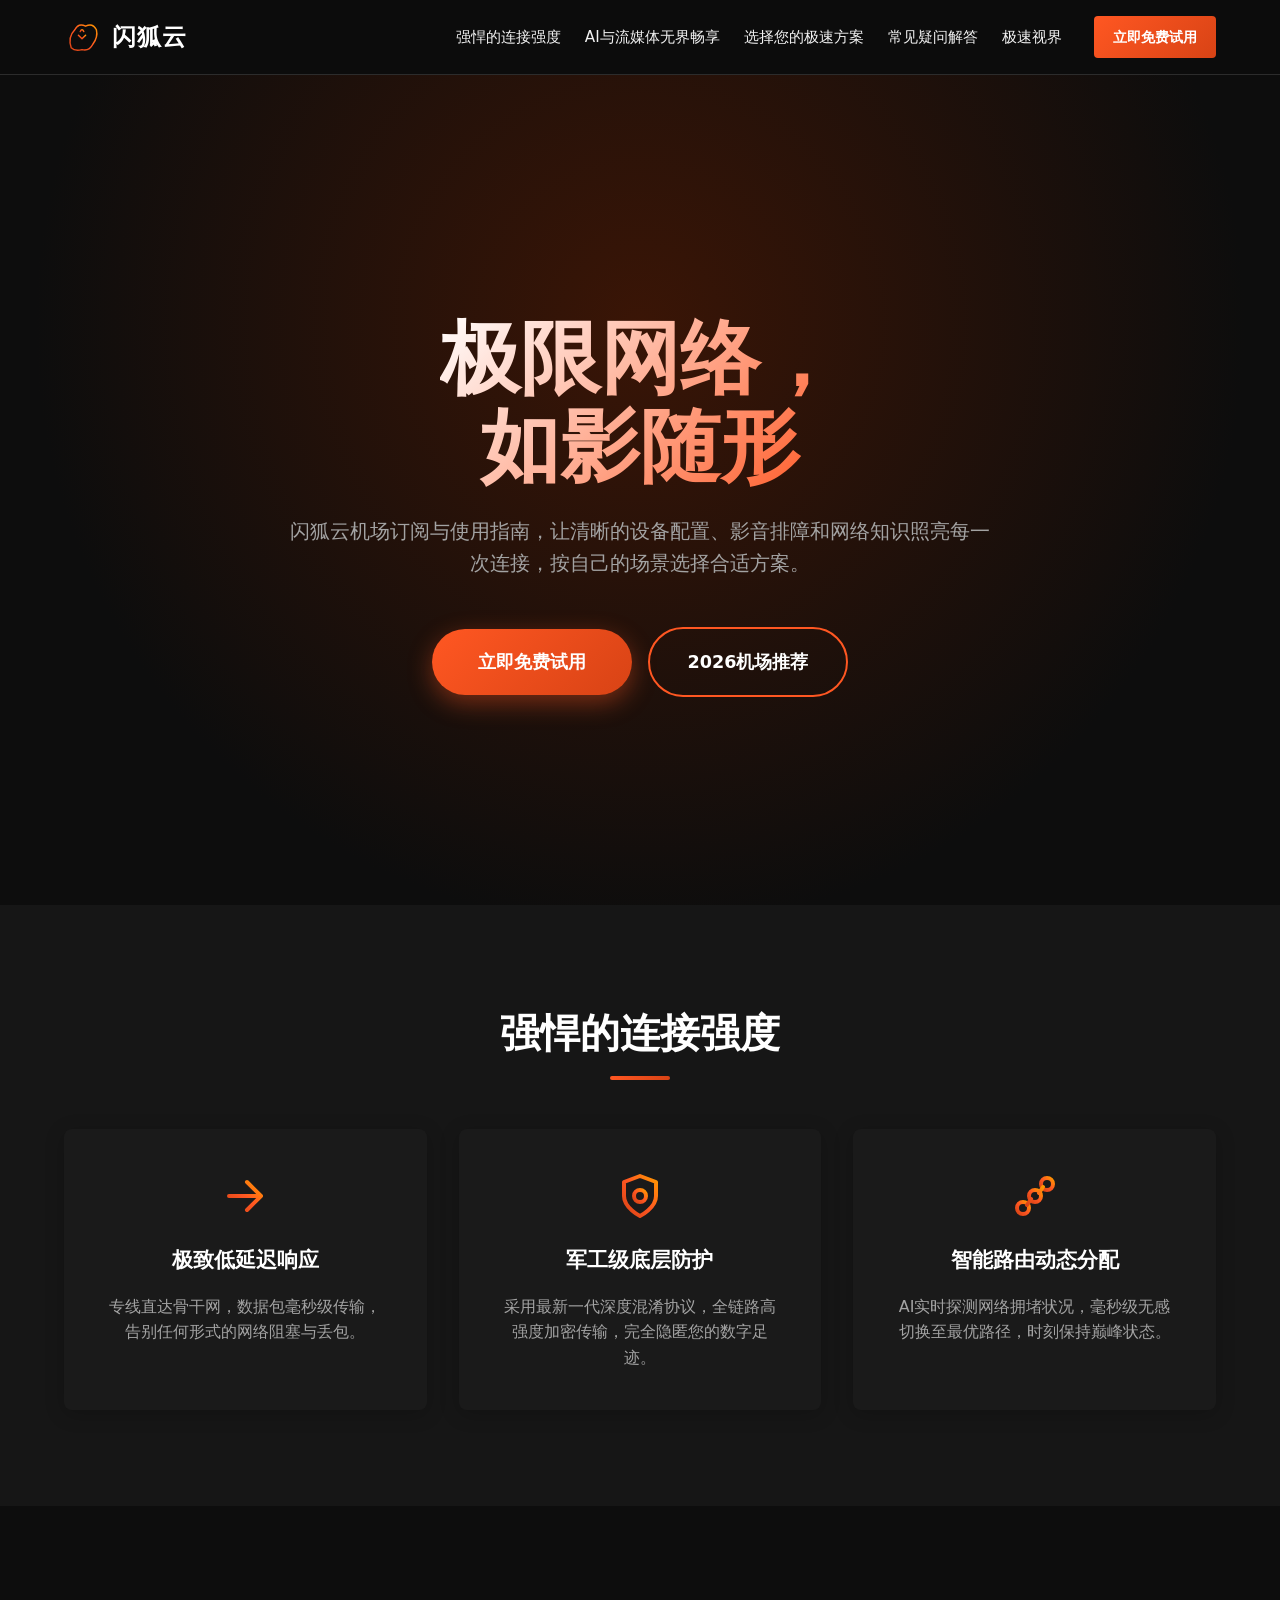
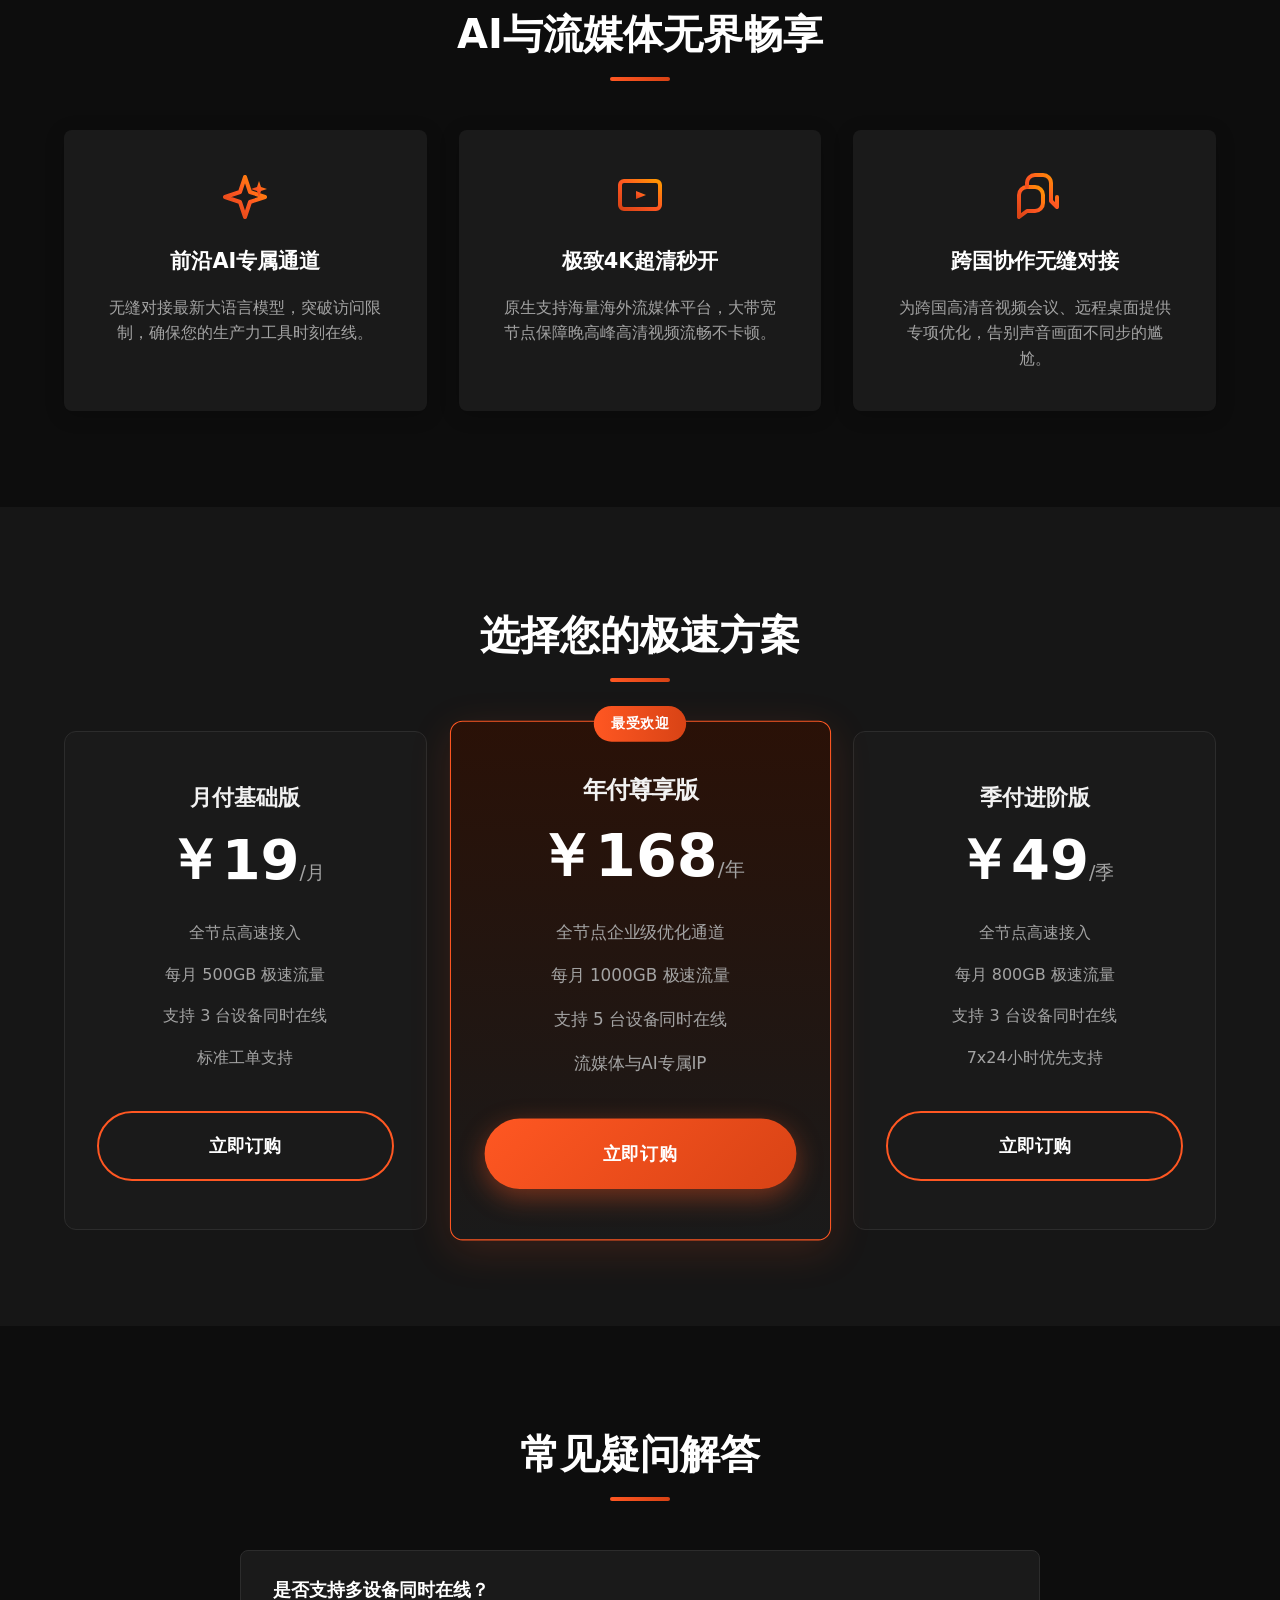
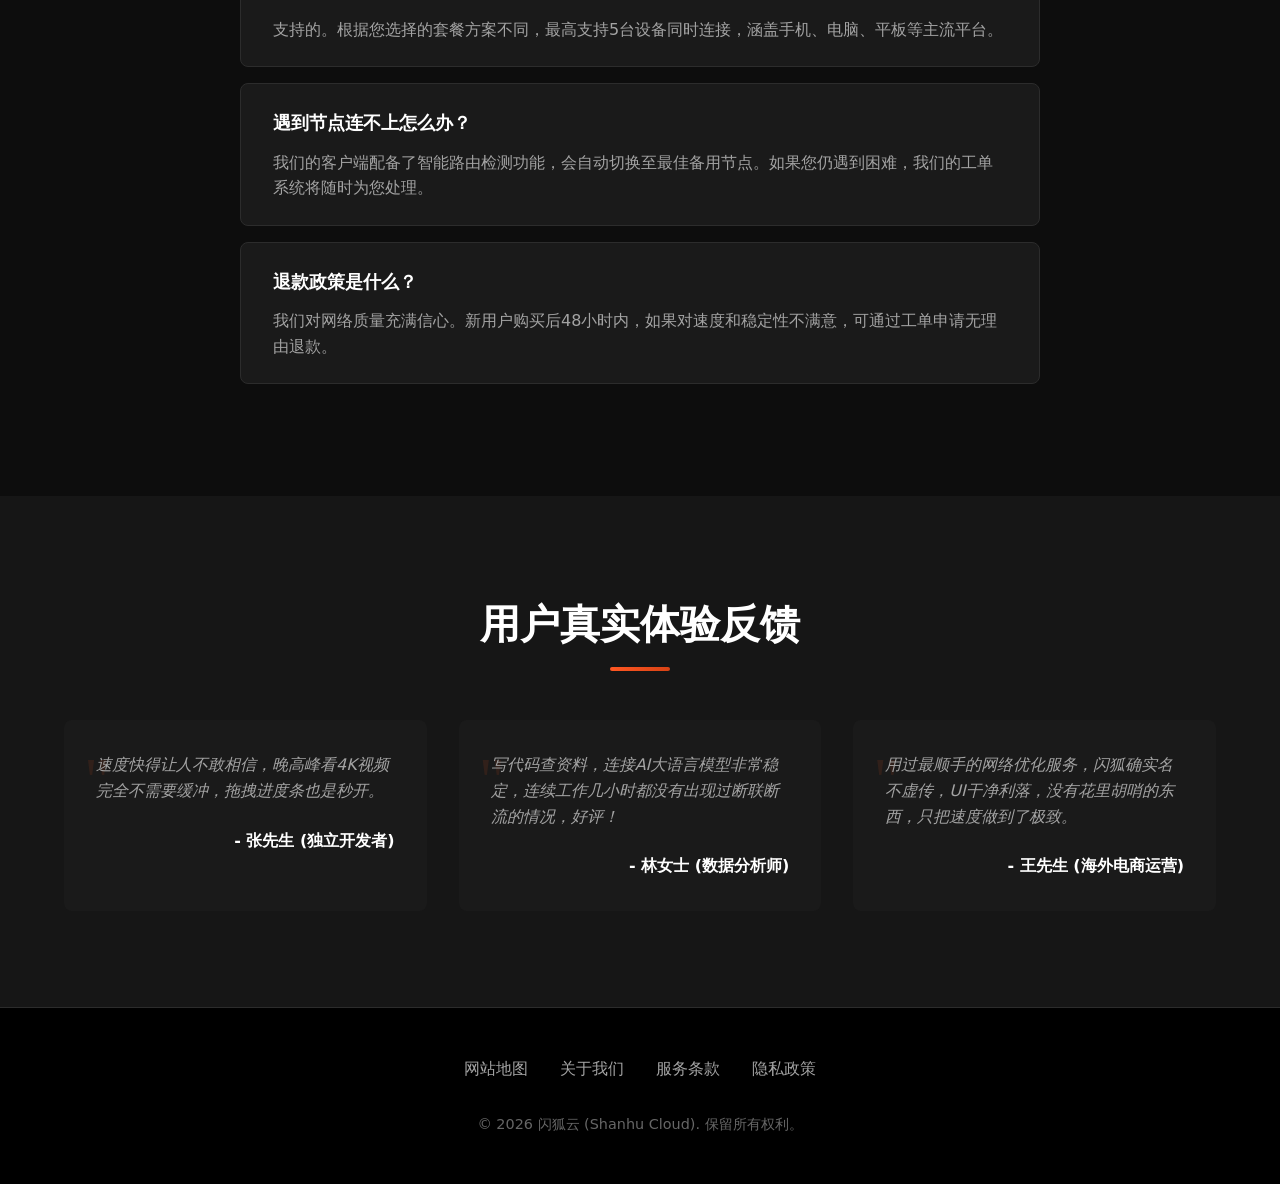
<file: index.html>
<!DOCTYPE html>
<html lang="zh-CN">
<head>
    <meta charset="UTF-8">
    <meta name="viewport" content="width=device-width, initial-scale=1.0">
    <title>闪狐云机场｜极速视界与多设备上网指南</title>
    <meta name="description" content="闪狐云机场订阅与使用指南，让清晰的设备配置、影音排障和网络知识照亮每一次连接，按自己的场景选择合适方案。">
    <meta name="keywords" content="机场推荐, 专线网络加速, 游戏加速, 闪狐云, ShanhuCloud, 网络优化">
    <meta property="og:title" content="闪狐云机场｜极速视界与多设备上网指南">
    <meta property="og:description" content="闪狐云机场订阅与使用指南，让清晰的设备配置、影音排障和网络知识照亮每一次连接，按自己的场景选择合适方案。">
    <meta property="og:type" content="website">
    <meta property="og:url" content="https://shanhucloud.cyou/">
    <script type="application/ld+json">
    {
      "@context": "https://schema.org/",
      "@type": "Product",
      "name": "闪狐云 (ShanhuCloud) 专线网络加速",
      "description": "全球无缝覆盖的专线网络加速服务，提供顶级游戏加速与AI专属优化通道。",
      "brand": {
        "@type": "Brand",
        "name": "闪狐云"
      },
      "offers": {
        "@type": "Offer",
        "url": "https://shanhucloud.cyou/",
        "priceCurrency": "CNY",
        "price": "19.00"
      }
    }
    </script>
    <link rel="stylesheet" href="style.css">
<link rel="canonical" href="https://shanhucloud.cyou/">
</head>
<body>
    <!-- Sticky Top Nav -->
    <header class="top-header">
        <div class="brand-logo">
            <svg viewBox="0 0 100 100" xmlns="http://www.w3.org/2000/svg">
                <defs>
                    <linearGradient id="flameGrad" x1="0%" y1="100%" x2="100%" y2="0%">
                        <stop offset="0%" stop-color="#d84315" />
                        <stop offset="50%" stop-color="#ff5722" />
                        <stop offset="100%" stop-color="#ff9800" />
                    </linearGradient>
                </defs>
                <path d="M20,80 Q10,50 30,30 Q40,10 60,20 Q80,10 90,30 Q95,50 80,70 Q70,90 50,85 Q30,90 20,80 Z" fill="none" stroke="url(#flameGrad)" stroke-width="4"/>
                <path d="M40,45 L50,55 L60,45" fill="none" stroke="url(#flameGrad)" stroke-width="4" stroke-linecap="round" stroke-linejoin="round"/>
                <path d="M45,35 Q50,25 55,35" fill="none" stroke="url(#flameGrad)" stroke-width="4" stroke-linecap="round"/>
            </svg>
            闪狐云
        </div>
        
        <nav class="main-nav">
            <div class="nav-links">
                <a href="#features">强悍的连接强度</a>
                <a href="#streaming">AI与流媒体无界畅享</a>
                <a href="#pricing">选择您的极速方案</a>
                <a href="#faq">常见疑问解答</a>
                <a href="blog.html">极速视界</a>
            </div>
            <a href="https://ww012.twilightaff.com/#/?code=A56DH1Af" rel="nofollow" target="_blank" class="nav-cta">立即免费试用</a>
        </nav>
    </header>

    <!-- Fullscreen Hero Section -->
    <section class="hero-section">
        <h1 class="hero-title">极限网络，<br>如影随形</h1>
        <p class="hero-subtitle">闪狐云机场订阅与使用指南，让清晰的设备配置、影音排障和网络知识照亮每一次连接，按自己的场景选择合适方案。</p>
        
        <div class="btn-group">
            <a href="https://ww012.twilightaff.com/#/?code=A56DH1Af" rel="nofollow" target="_blank" class="btn btn-primary">立即免费试用</a>
            <a href="https://jichangtuijan.top/ranking/" target="_blank" class="btn btn-seo">2026机场推荐</a>
        </div>
    </section>

    <!-- Section: Core Advantages -->
    <section id="features" class="bg-alt">
        <div class="container">
            <div class="section-header">
                <h2 class="section-title">强悍的连接强度</h2>
            </div>
            <div class="card-grid">
                <article class="feature-card">
                    <div class="icon-wrapper">
                        <!-- Custom SVG: Arrow/Wind -->
                        <svg viewBox="0 0 24 24" fill="none" xmlns="http://www.w3.org/2000/svg">
                            <path d="M4 12H20M20 12L13 5M20 12L13 19" stroke="url(#flameGrad)" stroke-width="2" stroke-linecap="round" stroke-linejoin="round"/>
                            <path d="M2 16H8" stroke="url(#flameGrad)" stroke-width="2" stroke-linecap="round"/>
                            <path d="M2 8H6" stroke="url(#flameGrad)" stroke-width="2" stroke-linecap="round"/>
                        </svg>
                    </div>
                    <h3>极致低延迟响应</h3>
                    <p>专线直达骨干网，数据包毫秒级传输，告别任何形式的网络阻塞与丢包。</p>
                </article>
                
                <article class="feature-card">
                    <div class="icon-wrapper">
                        <!-- Custom SVG: Shield with nodes -->
                        <svg viewBox="0 0 24 24" fill="none" xmlns="http://www.w3.org/2000/svg">
                            <path d="M12 22C12 22 20 18 20 12V5L12 2L4 5V12C4 18 12 22 12 22Z" stroke="url(#flameGrad)" stroke-width="2" stroke-linejoin="round"/>
                            <circle cx="12" cy="12" r="3" stroke="url(#flameGrad)" stroke-width="2"/>
                        </svg>
                    </div>
                    <h3>军工级底层防护</h3>
                    <p>采用最新一代深度混淆协议，全链路高强度加密传输，完全隐匿您的数字足迹。</p>
                </article>

                <article class="feature-card">
                    <div class="icon-wrapper">
                        <!-- Custom SVG: Nodes -->
                        <svg viewBox="0 0 24 24" fill="none" xmlns="http://www.w3.org/2000/svg">
                            <circle cx="18" cy="6" r="3" stroke="url(#flameGrad)" stroke-width="2"/>
                            <circle cx="6" cy="18" r="3" stroke="url(#flameGrad)" stroke-width="2"/>
                            <circle cx="12" cy="12" r="3" stroke="url(#flameGrad)" stroke-width="2"/>
                            <path d="M16 7.5L14 10.5M10 13.5L8 16.5" stroke="url(#flameGrad)" stroke-width="2" stroke-linecap="round"/>
                        </svg>
                    </div>
                    <h3>智能路由动态分配</h3>
                    <p>AI实时探测网络拥堵状况，毫秒级无感切换至最优路径，时刻保持巅峰状态。</p>
                </article>
            </div>
        </div>
    </section>

    <!-- Section: Streaming & AI -->
    <section id="streaming">
        <div class="container">
            <div class="section-header">
                <h2 class="section-title">AI与流媒体无界畅享</h2>
            </div>
            <div class="card-grid">
                <article class="feature-card">
                    <div class="icon-wrapper">
                        <!-- Custom SVG: Sparkles -->
                        <svg viewBox="0 0 24 24" fill="none" xmlns="http://www.w3.org/2000/svg">
                            <path d="M12 2L14.5 9.5L22 12L14.5 14.5L12 22L9.5 14.5L2 12L9.5 9.5L12 2Z" stroke="url(#flameGrad)" stroke-width="2" stroke-linejoin="round"/>
                            <path d="M19 4L20 7L23 8L20 9L19 12L18 9L15 8L18 7L19 4Z" fill="url(#flameGrad)"/>
                        </svg>
                    </div>
                    <h3>前沿AI专属通道</h3>
                    <p>无缝对接最新大语言模型，突破访问限制，确保您的生产力工具时刻在线。</p>
                </article>

                <article class="feature-card">
                    <div class="icon-wrapper">
                        <!-- Custom SVG: Screen -->
                        <svg viewBox="0 0 24 24" fill="none" xmlns="http://www.w3.org/2000/svg">
                            <rect x="2" y="4" width="20" height="14" rx="2" stroke="url(#flameGrad)" stroke-width="2"/>
                            <path d="M8 22H16" stroke="url(#flameGrad)" stroke-width="2" stroke-linecap="round"/>
                            <path d="M12 18V22" stroke="url(#flameGrad)" stroke-width="2" stroke-linecap="round"/>
                            <path d="M10 9L15 11L10 13V9Z" fill="url(#flameGrad)"/>
                        </svg>
                    </div>
                    <h3>极致4K超清秒开</h3>
                    <p>原生支持海量海外流媒体平台，大带宽节点保障晚高峰高清视频流畅不卡顿。</p>
                </article>

                <article class="feature-card">
                    <div class="icon-wrapper">
                        <!-- Custom SVG: Users chatting -->
                        <svg viewBox="0 0 24 24" fill="none" xmlns="http://www.w3.org/2000/svg">
                            <path d="M16 11V15C16 17.2091 14.2091 19 12 19H8L4 22V11C4 8.79086 5.79086 7 8 7H12C14.2091 7 16 8.79086 16 11Z" stroke="url(#flameGrad)" stroke-width="2" stroke-linejoin="round"/>
                            <path d="M8 7V5C8 2.79086 9.79086 1 12 1H16C18.2091 1 20 2.79086 20 5V14L23 17V12" stroke="url(#flameGrad)" stroke-width="2" stroke-linecap="round" stroke-linejoin="round"/>
                        </svg>
                    </div>
                    <h3>跨国协作无缝对接</h3>
                    <p>为跨国高清音视频会议、远程桌面提供专项优化，告别声音画面不同步的尴尬。</p>
                </article>
            </div>
        </div>
    </section>

    <!-- Section: Pricing -->
    <section id="pricing" class="bg-alt">
        <div class="container">
            <div class="section-header">
                <h2 class="section-title">选择您的极速方案</h2>
            </div>
            <div class="pricing-grid">
                <div class="price-card">
                    <h3 class="plan-name">月付基础版</h3>
                    <div class="plan-price">￥19<span>/月</span></div>
                    <ul class="plan-features">
                        <li>全节点高速接入</li>
                        <li>每月 500GB 极速流量</li>
                        <li>支持 3 台设备同时在线</li>
                        <li>标准工单支持</li>
                    </ul>
                    <a href="https://ww012.twilightaff.com/#/?code=A56DH1Af" rel="nofollow" target="_blank" class="btn btn-seo">立即订购</a>
                </div>
                
                <div class="price-card popular">
                    <div class="popular-badge">最受欢迎</div>
                    <h3 class="plan-name">年付尊享版</h3>
                    <div class="plan-price">￥168<span>/年</span></div>
                    <ul class="plan-features">
                        <li>全节点企业级优化通道</li>
                        <li>每月 1000GB 极速流量</li>
                        <li>支持 5 台设备同时在线</li>
                        <li>流媒体与AI专属IP</li>
                    </ul>
                    <a href="https://ww012.twilightaff.com/#/?code=A56DH1Af" rel="nofollow" target="_blank" class="btn btn-primary">立即订购</a>
                </div>

                <div class="price-card">
                    <h3 class="plan-name">季付进阶版</h3>
                    <div class="plan-price">￥49<span>/季</span></div>
                    <ul class="plan-features">
                        <li>全节点高速接入</li>
                        <li>每月 800GB 极速流量</li>
                        <li>支持 3 台设备同时在线</li>
                        <li>7x24小时优先支持</li>
                    </ul>
                    <a href="https://ww012.twilightaff.com/#/?code=A56DH1Af" rel="nofollow" target="_blank" class="btn btn-seo">立即订购</a>
                </div>
            </div>
        </div>
    </section>

    <!-- Section: FAQ -->
    <section id="faq">
        <div class="container">
            <div class="section-header">
                <h2 class="section-title">常见疑问解答</h2>
            </div>
            <div class="faq-grid">
                <div class="faq-item">
                    <div class="faq-q">是否支持多设备同时在线？</div>
                    <div class="faq-a">支持的。根据您选择的套餐方案不同，最高支持5台设备同时连接，涵盖手机、电脑、平板等主流平台。</div>
                </div>
                <div class="faq-item">
                    <div class="faq-q">遇到节点连不上怎么办？</div>
                    <div class="faq-a">我们的客户端配备了智能路由检测功能，会自动切换至最佳备用节点。如果您仍遇到困难，我们的工单系统将随时为您处理。</div>
                </div>
                <div class="faq-item">
                    <div class="faq-q">退款政策是什么？</div>
                    <div class="faq-a">我们对网络质量充满信心。新用户购买后48小时内，如果对速度和稳定性不满意，可通过工单申请无理由退款。</div>
                </div>
            </div>
        </div>
    </section>

    <!-- Section: Testimonials -->
    <section class="bg-alt">
        <div class="container">
            <div class="section-header">
                <h2 class="section-title">用户真实体验反馈</h2>
            </div>
            <div class="testi-grid">
                <div class="testi-card">
                    <p class="testi-text">速度快得让人不敢相信，晚高峰看4K视频完全不需要缓冲，拖拽进度条也是秒开。</p>
                    <div class="testi-author">- 张先生 (独立开发者)</div>
                </div>
                <div class="testi-card">
                    <p class="testi-text">写代码查资料，连接AI大语言模型非常稳定，连续工作几小时都没有出现过断联断流的情况，好评！</p>
                    <div class="testi-author">- 林女士 (数据分析师)</div>
                </div>
                <div class="testi-card">
                    <p class="testi-text">用过最顺手的网络优化服务，闪狐确实名不虚传，UI干净利落，没有花里胡哨的东西，只把速度做到了极致。</p>
                    <div class="testi-author">- 王先生 (海外电商运营)</div>
                </div>
            </div>
        </div>
    </section>

    <!-- Footer -->
    <footer>
        <nav>
            <a href="sitemap.html">网站地图</a>
            <a href="about.html">关于我们</a>
            <a href="terms.html">服务条款</a>
            <a href="privacy.html">隐私政策</a>
        </nav>
        <div class="copyright">&copy; 2026 闪狐云 (Shanhu Cloud). 保留所有权利。</div>
    </footer>
</body>
</html>
</file>
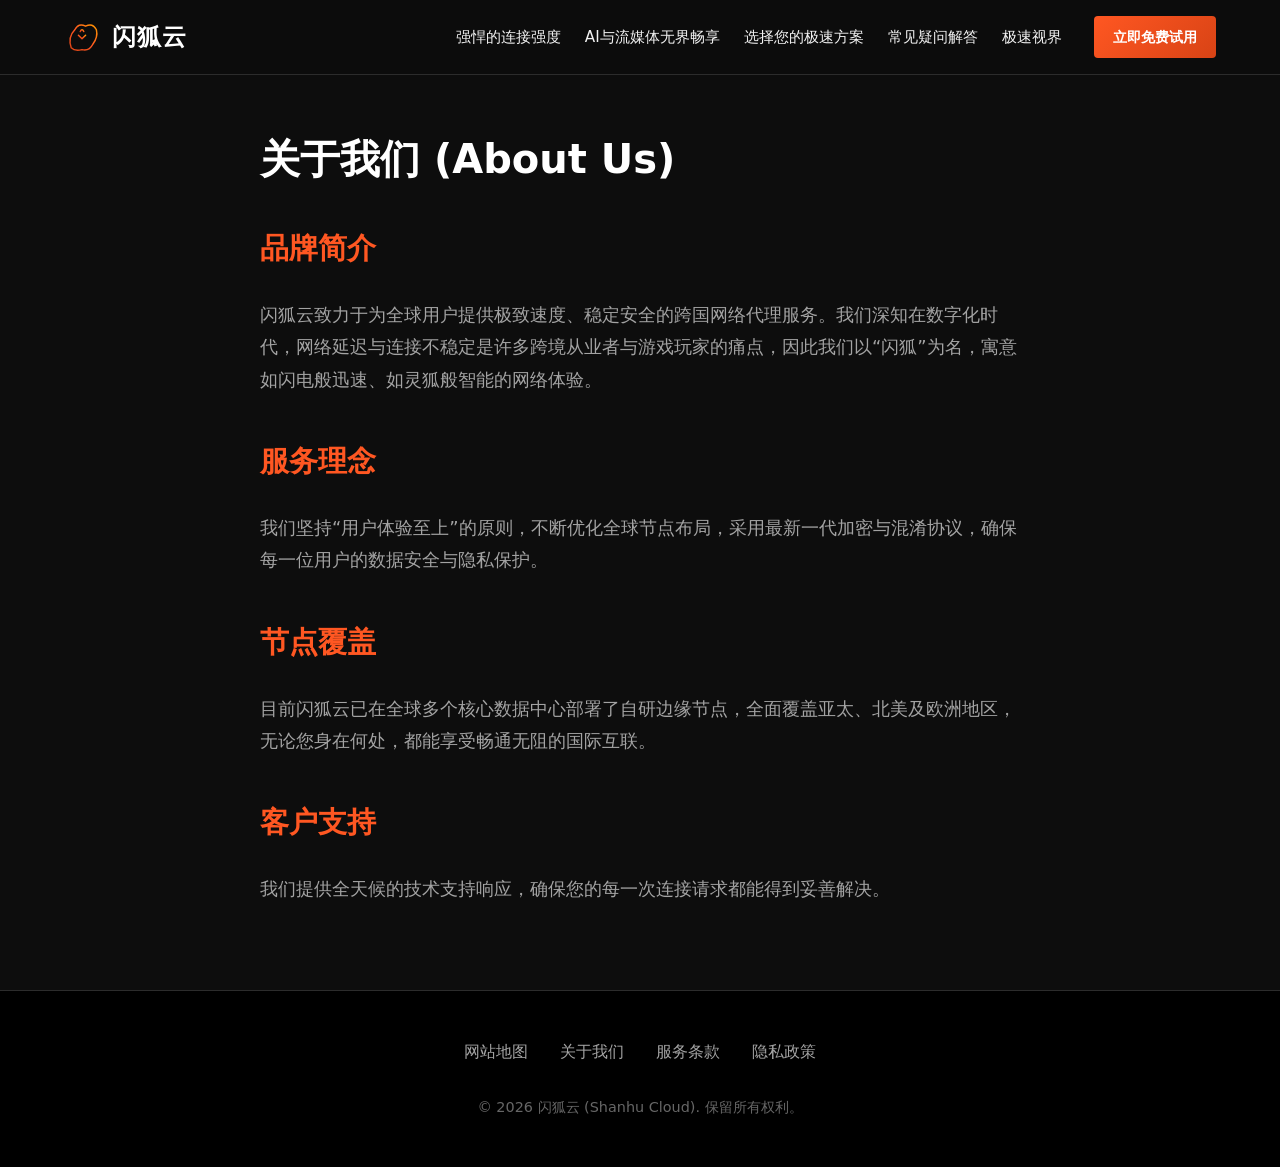
<file: about.html>
<!DOCTYPE html>
<html lang="zh-CN">
<head>
<meta charset="UTF-8">
<meta name="viewport" content="width=device-width, initial-scale=1.0">
<link rel="stylesheet" href="style.css">
<title>关于我们 - 闪狐云</title>
<link rel="canonical" href="https://shanhucloud.cyou/about.html">
</head>
<body>
<header class="top-header">
        <div class="brand-logo">
            <svg viewBox="0 0 100 100" xmlns="http://www.w3.org/2000/svg">
                <defs>
                    <linearGradient id="flameGrad" x1="0%" y1="100%" x2="100%" y2="0%">
                        <stop offset="0%" stop-color="#d84315" />
                        <stop offset="50%" stop-color="#ff5722" />
                        <stop offset="100%" stop-color="#ff9800" />
                    </linearGradient>
                </defs>
                <path d="M20,80 Q10,50 30,30 Q40,10 60,20 Q80,10 90,30 Q95,50 80,70 Q70,90 50,85 Q30,90 20,80 Z" fill="none" stroke="url(#flameGrad)" stroke-width="4"/>
                <path d="M40,45 L50,55 L60,45" fill="none" stroke="url(#flameGrad)" stroke-width="4" stroke-linecap="round" stroke-linejoin="round"/>
                <path d="M45,35 Q50,25 55,35" fill="none" stroke="url(#flameGrad)" stroke-width="4" stroke-linecap="round"/>
            </svg>
            闪狐云
        </div>
        
        <nav class="main-nav">
            <div class="nav-links">
                <a href="#features">强悍的连接强度</a>
                <a href="#streaming">AI与流媒体无界畅享</a>
                <a href="#pricing">选择您的极速方案</a>
                <a href="#faq">常见疑问解答</a>
                <a href="blog.html">极速视界</a>
            </div>
            <a href="https://ww012.twilightaff.com/#/?code=A56DH1Af" rel="nofollow" target="_blank" class="nav-cta">立即免费试用</a>
        </nav>
    </header>
<main class="article-container seo-article subpage-container" style="max-width: 800px; margin: 40px auto; padding: 20px;">
<h1>关于我们 (About Us)</h1>
<h2>品牌简介</h2><p>闪狐云致力于为全球用户提供极致速度、稳定安全的跨国网络代理服务。我们深知在数字化时代，网络延迟与连接不稳定是许多跨境从业者与游戏玩家的痛点，因此我们以“闪狐”为名，寓意如闪电般迅速、如灵狐般智能的网络体验。</p>
<h2>服务理念</h2><p>我们坚持“用户体验至上”的原则，不断优化全球节点布局，采用最新一代加密与混淆协议，确保每一位用户的数据安全与隐私保护。</p>
<h2>节点覆盖</h2><p>目前闪狐云已在全球多个核心数据中心部署了自研边缘节点，全面覆盖亚太、北美及欧洲地区，无论您身在何处，都能享受畅通无阻的国际互联。</p>
<h2>客户支持</h2><p>我们提供全天候的技术支持响应，确保您的每一次连接请求都能得到妥善解决。</p>
</main>
<footer>
        <nav>
            <a href="sitemap.html">网站地图</a>
            <a href="about.html">关于我们</a>
            <a href="terms.html">服务条款</a>
            <a href="privacy.html">隐私政策</a>
        </nav>
        <div class="copyright">&copy; 2026 闪狐云 (Shanhu Cloud). 保留所有权利。</div>
    </footer>
</body>
</html>
</file>
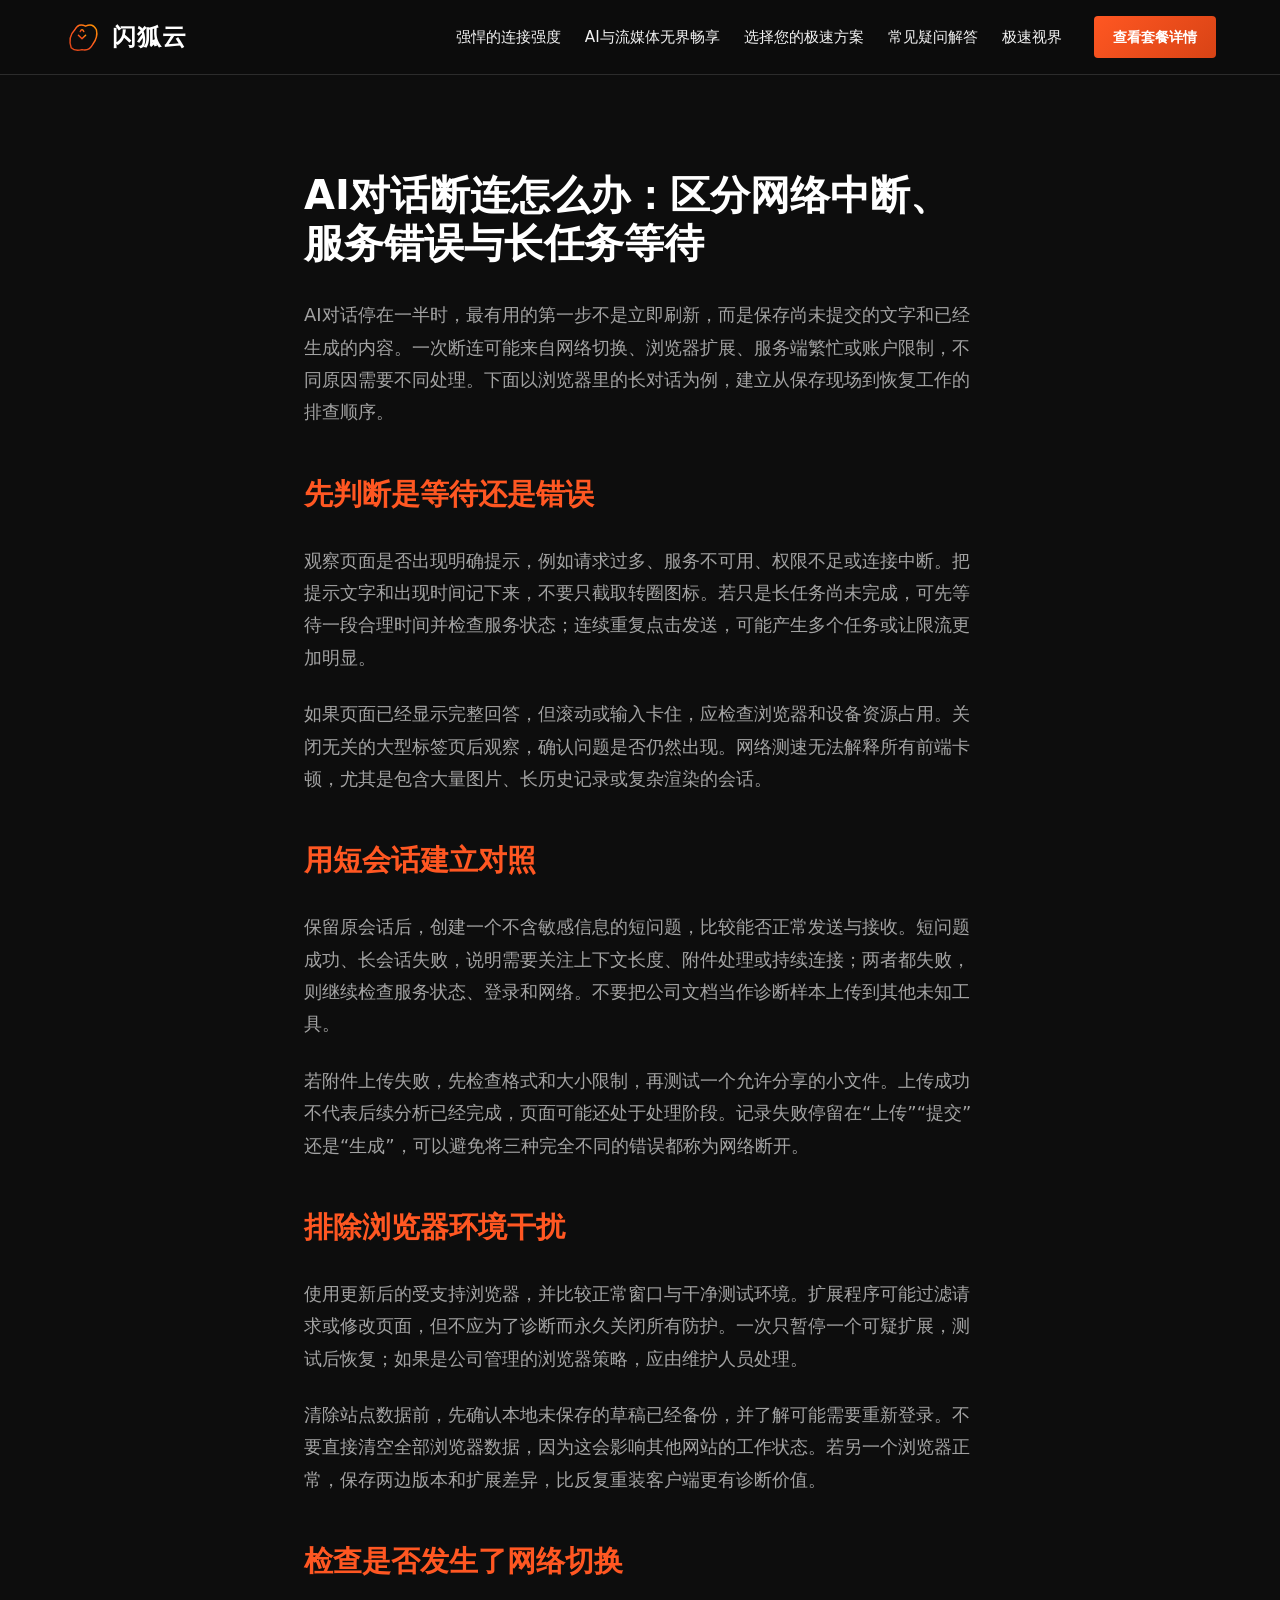
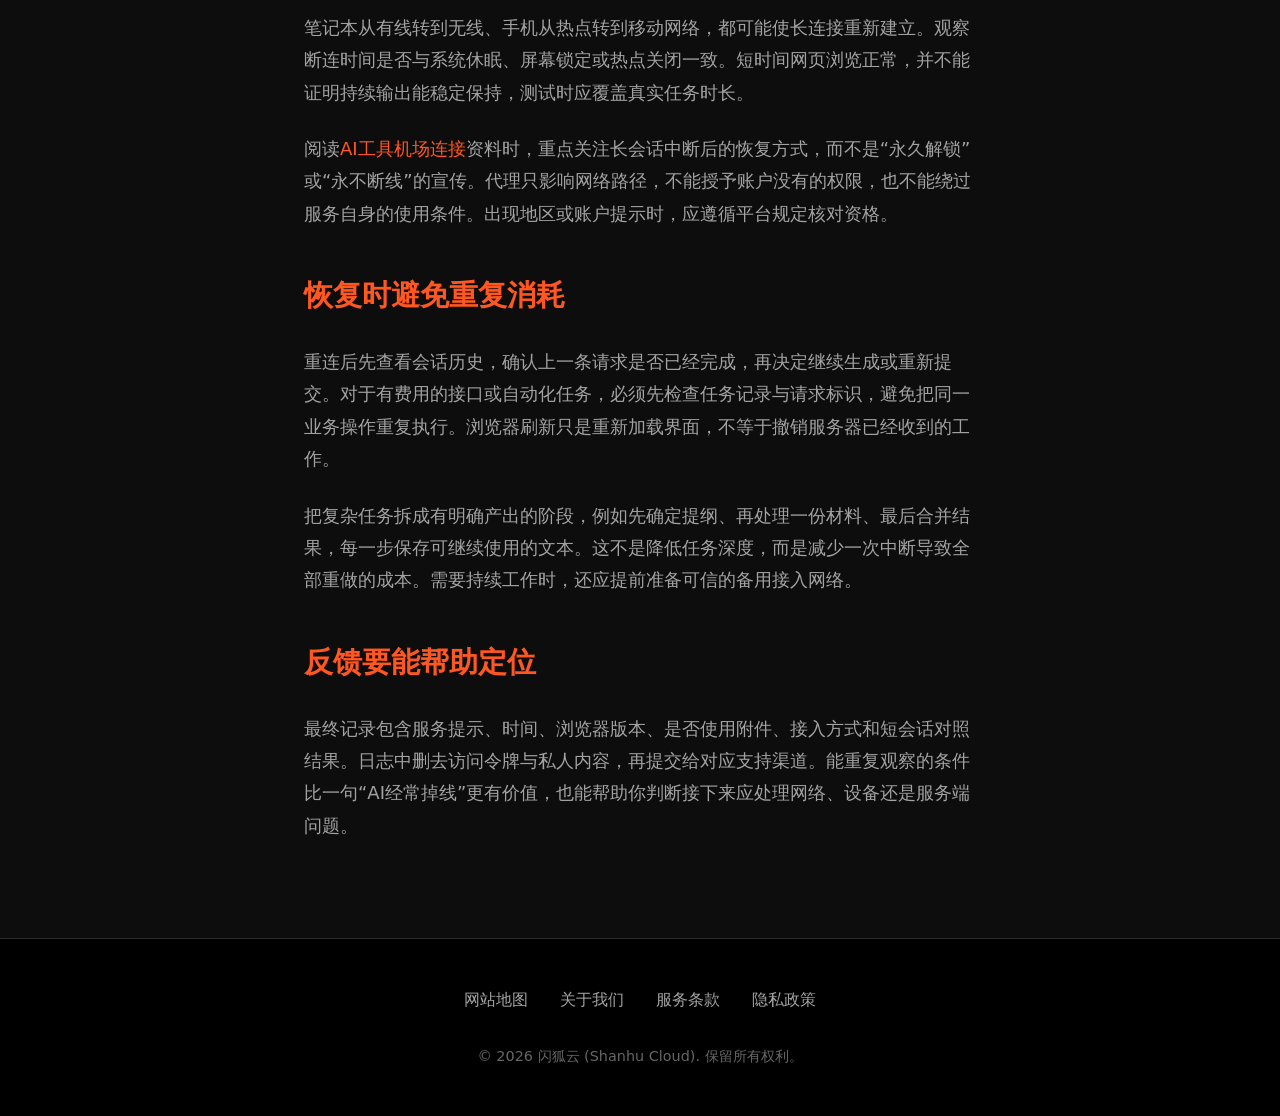
<file: ai-connectivity.html>
<!DOCTYPE html>
<html lang="zh-CN">
<head>
    <meta charset="UTF-8">
    <meta name="viewport" content="width=device-width, initial-scale=1.0">
    <title>AI对话断连怎么办：区分网络中断、服务错误与长任务等待｜闪狐云</title>
    <link rel="stylesheet" href="style.css">
<link rel="canonical" href="https://shanhucloud.cyou/ai-connectivity.html">
</head>
<body>
    <header class="top-header">
        <div class="brand-logo">
            <svg viewBox="0 0 100 100" xmlns="http://www.w3.org/2000/svg">
                <defs>
                    <linearGradient id="flameGrad" x1="0%" y1="100%" x2="100%" y2="0%">
                        <stop offset="0%" stop-color="#d84315" />
                        <stop offset="50%" stop-color="#ff5722" />
                        <stop offset="100%" stop-color="#ff9800" />
                    </linearGradient>
                </defs>
                <path d="M20,80 Q10,50 30,30 Q40,10 60,20 Q80,10 90,30 Q95,50 80,70 Q70,90 50,85 Q30,90 20,80 Z" fill="none" stroke="url(#flameGrad)" stroke-width="4"/>
                <path d="M40,45 L50,55 L60,45" fill="none" stroke="url(#flameGrad)" stroke-width="4" stroke-linecap="round" stroke-linejoin="round"/>
                <path d="M45,35 Q50,25 55,35" fill="none" stroke="url(#flameGrad)" stroke-width="4" stroke-linecap="round"/>
            </svg>
            闪狐云
        </div>
        
        <nav class="main-nav">
            <div class="nav-links">
                <a href="index.html#features">强悍的连接强度</a>
                <a href="index.html#streaming">AI与流媒体无界畅享</a>
                <a href="index.html#pricing">选择您的极速方案</a>
                <a href="index.html#faq">常见疑问解答</a>
                <a href="blog.html">极速视界</a>
            </div>
            <a href="https://ww012.twilightaff.com/#/?code=A56DH1Af" rel="nofollow" target="_blank" class="nav-cta">查看套餐详情</a>
        </nav>
    </header>

    <main class="subpage-container">
        <article class="seo-article">

            <h1>AI对话断连怎么办：区分网络中断、服务错误与长任务等待</h1>

<p>AI对话停在一半时，最有用的第一步不是立即刷新，而是保存尚未提交的文字和已经生成的内容。一次断连可能来自网络切换、浏览器扩展、服务端繁忙或账户限制，不同原因需要不同处理。下面以浏览器里的长对话为例，建立从保存现场到恢复工作的排查顺序。</p>
<h2>先判断是等待还是错误</h2>
<p>观察页面是否出现明确提示，例如请求过多、服务不可用、权限不足或连接中断。把提示文字和出现时间记下来，不要只截取转圈图标。若只是长任务尚未完成，可先等待一段合理时间并检查服务状态；连续重复点击发送，可能产生多个任务或让限流更加明显。</p>
<p>如果页面已经显示完整回答，但滚动或输入卡住，应检查浏览器和设备资源占用。关闭无关的大型标签页后观察，确认问题是否仍然出现。网络测速无法解释所有前端卡顿，尤其是包含大量图片、长历史记录或复杂渲染的会话。</p>
<h2>用短会话建立对照</h2>
<p>保留原会话后，创建一个不含敏感信息的短问题，比较能否正常发送与接收。短问题成功、长会话失败，说明需要关注上下文长度、附件处理或持续连接；两者都失败，则继续检查服务状态、登录和网络。不要把公司文档当作诊断样本上传到其他未知工具。</p>
<p>若附件上传失败，先检查格式和大小限制，再测试一个允许分享的小文件。上传成功不代表后续分析已经完成，页面可能还处于处理阶段。记录失败停留在“上传”“提交”还是“生成”，可以避免将三种完全不同的错误都称为网络断开。</p>
<h2>排除浏览器环境干扰</h2>
<p>使用更新后的受支持浏览器，并比较正常窗口与干净测试环境。扩展程序可能过滤请求或修改页面，但不应为了诊断而永久关闭所有防护。一次只暂停一个可疑扩展，测试后恢复；如果是公司管理的浏览器策略，应由维护人员处理。</p>
<p>清除站点数据前，先确认本地未保存的草稿已经备份，并了解可能需要重新登录。不要直接清空全部浏览器数据，因为这会影响其他网站的工作状态。若另一个浏览器正常，保存两边版本和扩展差异，比反复重装客户端更有诊断价值。</p>
<h2>检查是否发生了网络切换</h2>
<p>笔记本从有线转到无线、手机从热点转到移动网络，都可能使长连接重新建立。观察断连时间是否与系统休眠、屏幕锁定或热点关闭一致。短时间网页浏览正常，并不能证明持续输出能稳定保持，测试时应覆盖真实任务时长。</p>
<p>阅读<a href="https://jichangtuijan.top/">AI工具机场连接</a>资料时，重点关注长会话中断后的恢复方式，而不是“永久解锁”或“永不断线”的宣传。代理只影响网络路径，不能授予账户没有的权限，也不能绕过服务自身的使用条件。出现地区或账户提示时，应遵循平台规定核对资格。</p>
<h2>恢复时避免重复消耗</h2>
<p>重连后先查看会话历史，确认上一条请求是否已经完成，再决定继续生成或重新提交。对于有费用的接口或自动化任务，必须先检查任务记录与请求标识，避免把同一业务操作重复执行。浏览器刷新只是重新加载界面，不等于撤销服务器已经收到的工作。</p>
<p>把复杂任务拆成有明确产出的阶段，例如先确定提纲、再处理一份材料、最后合并结果，每一步保存可继续使用的文本。这不是降低任务深度，而是减少一次中断导致全部重做的成本。需要持续工作时，还应提前准备可信的备用接入网络。</p>
<h2>反馈要能帮助定位</h2>
<p>最终记录包含服务提示、时间、浏览器版本、是否使用附件、接入方式和短会话对照结果。日志中删去访问令牌与私人内容，再提交给对应支持渠道。能重复观察的条件比一句“AI经常掉线”更有价值，也能帮助你判断接下来应处理网络、设备还是服务端问题。</p>


        
        </article>
    </main>

    <footer>
        <nav>
            <a href="sitemap.html">网站地图</a>
            <a href="about.html">关于我们</a>
            <a href="terms.html">服务条款</a>
            <a href="privacy.html">隐私政策</a>
        </nav>
        <div class="copyright">&copy; 2026 闪狐云 (Shanhu Cloud). 保留所有权利。</div>
    </footer>
</body>
</html>
</file>
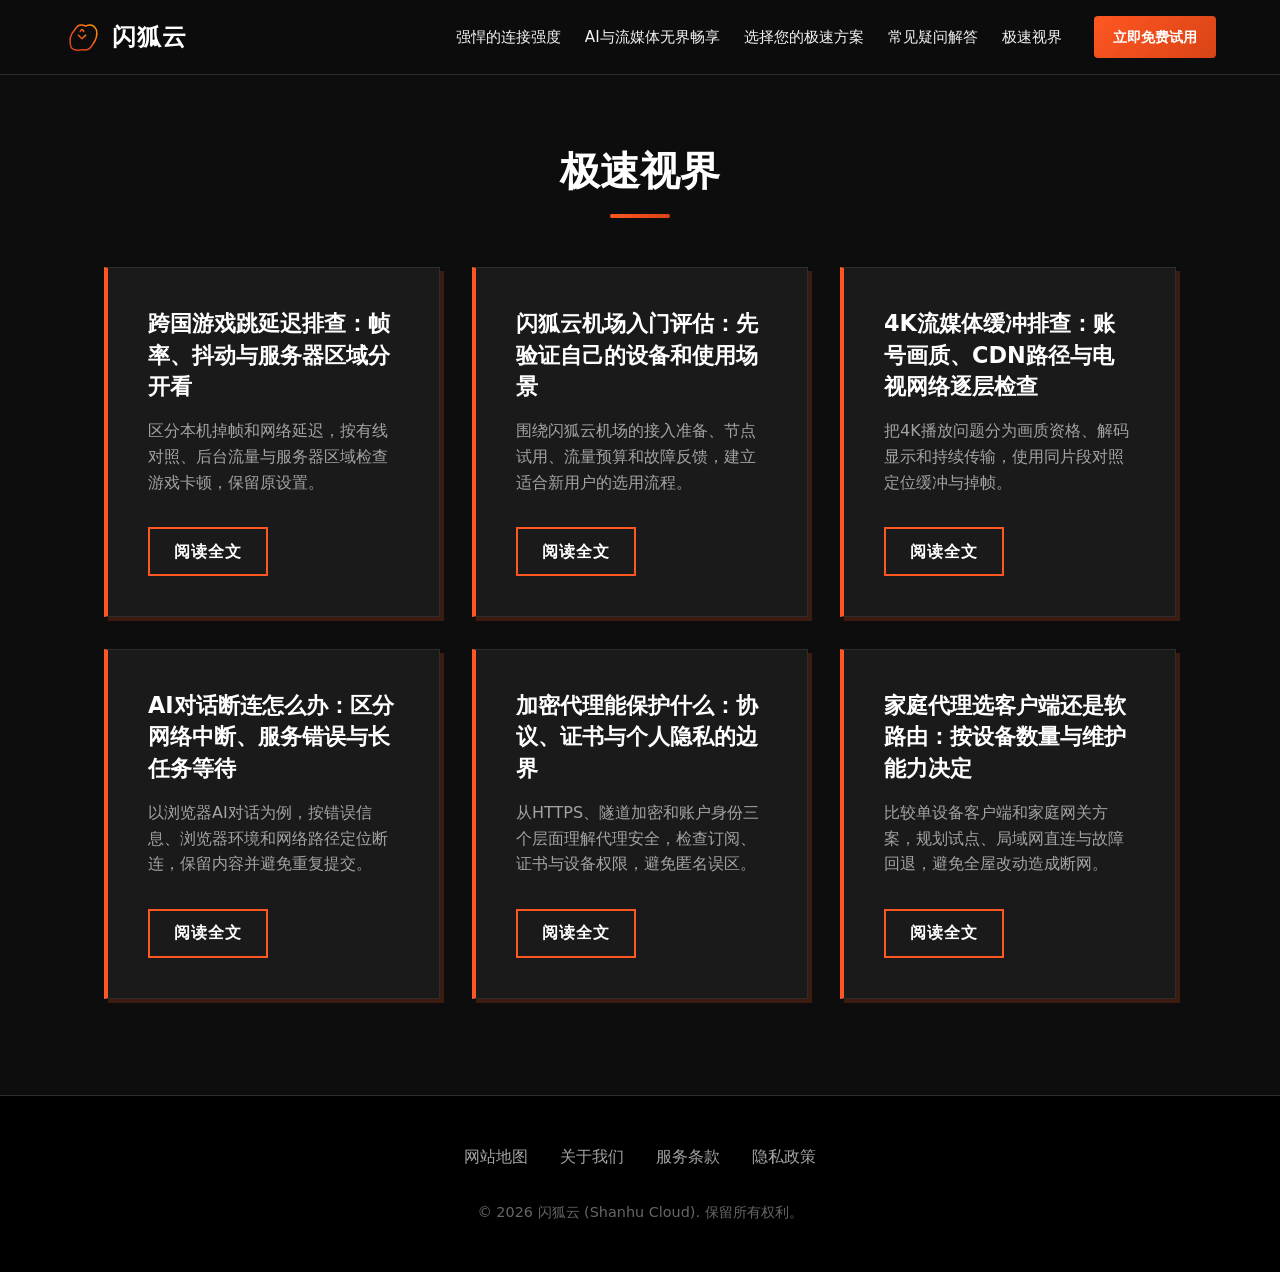
<file: blog.html>
<!DOCTYPE html>
<html lang="zh-CN">
<head>
    <meta charset="UTF-8">
    <meta name="viewport" content="width=device-width, initial-scale=1.0">
    <title>极速视界 - 闪狐云</title>
    <link rel="stylesheet" href="style.css">
<link rel="canonical" href="https://shanhucloud.cyou/blog.html">
</head>
<body>
    <!-- Sticky Top Nav -->
    <header class="top-header">
        <div class="brand-logo">
            <svg viewBox="0 0 100 100" xmlns="http://www.w3.org/2000/svg">
                <defs>
                    <linearGradient id="flameGrad" x1="0%" y1="100%" x2="100%" y2="0%">
                        <stop offset="0%" stop-color="#d84315" />
                        <stop offset="50%" stop-color="#ff5722" />
                        <stop offset="100%" stop-color="#ff9800" />
                    </linearGradient>
                </defs>
                <path d="M20,80 Q10,50 30,30 Q40,10 60,20 Q80,10 90,30 Q95,50 80,70 Q70,90 50,85 Q30,90 20,80 Z" fill="none" stroke="url(#flameGrad)" stroke-width="4"/>
                <path d="M40,45 L50,55 L60,45" fill="none" stroke="url(#flameGrad)" stroke-width="4" stroke-linecap="round" stroke-linejoin="round"/>
                <path d="M45,35 Q50,25 55,35" fill="none" stroke="url(#flameGrad)" stroke-width="4" stroke-linecap="round"/>
            </svg>
            闪狐云
        </div>
        
        <nav class="main-nav">
            <div class="nav-links">
                <a href="index.html#features">强悍的连接强度</a>
                <a href="index.html#streaming">AI与流媒体无界畅享</a>
                <a href="index.html#pricing">选择您的极速方案</a>
                <a href="index.html#faq">常见疑问解答</a>
                <a href="blog.html">极速视界</a>
            </div>
            <a href="https://ww012.twilightaff.com/#/?code=A56DH1Af" rel="nofollow" target="_blank" class="nav-cta">立即免费试用</a>
        </nav>
    </header>

    <main class="blog-container">
        <h1 class="section-title" style="margin: 4rem auto; display: block; text-align: center;">极速视界</h1>
        
        <div class="blog-grid">
            <article class="blog-card">
                <h2>跨国游戏跳延迟排查：帧率、抖动与服务器区域分开看</h2>
                <p>区分本机掉帧和网络延迟，按有线对照、后台流量与服务器区域检查游戏卡顿，保留原设置。</p>
                <a href="gaming-latency.html" class="blog-cta">阅读全文</a>
            </article>

            <article class="blog-card">
                <h2>闪狐云机场入门评估：先验证自己的设备和使用场景</h2>
                <p>围绕闪狐云机场的接入准备、节点试用、流量预算和故障反馈，建立适合新用户的选用流程。</p>
                <a href="shanhucloud-review.html" class="blog-cta">阅读全文</a>
            </article>

            <article class="blog-card">
                <h2>4K流媒体缓冲排查：账号画质、CDN路径与电视网络逐层检查</h2>
                <p>把4K播放问题分为画质资格、解码显示和持续传输，使用同片段对照定位缓冲与掉帧。</p>
                <a href="streaming-4k.html" class="blog-cta">阅读全文</a>
            </article>

            <article class="blog-card">
                <h2>AI对话断连怎么办：区分网络中断、服务错误与长任务等待</h2>
                <p>以浏览器AI对话为例，按错误信息、浏览器环境和网络路径定位断连，保留内容并避免重复提交。</p>
                <a href="ai-connectivity.html" class="blog-cta">阅读全文</a>
            </article>

            <article class="blog-card">
                <h2>加密代理能保护什么：协议、证书与个人隐私的边界</h2>
                <p>从HTTPS、隧道加密和账户身份三个层面理解代理安全，检查订阅、证书与设备权限，避免匿名误区。</p>
                <a href="cyber-security.html" class="blog-cta">阅读全文</a>
            </article>

            <article class="blog-card">
                <h2>家庭代理选客户端还是软路由：按设备数量与维护能力决定</h2>
                <p>比较单设备客户端和家庭网关方案，规划试点、局域网直连与故障回退，避免全屋改动造成断网。</p>
                <a href="network-optimization.html" class="blog-cta">阅读全文</a>
            </article>
        </div>
    </main>

    <!-- Footer -->
    <footer>
        <nav>
            <a href="sitemap.html">网站地图</a>
            <a href="about.html">关于我们</a>
            <a href="terms.html">服务条款</a>
            <a href="privacy.html">隐私政策</a>
        </nav>
        <div class="copyright">&copy; 2026 闪狐云 (Shanhu Cloud). 保留所有权利。</div>
    </footer>
</body>
</html>
</file>
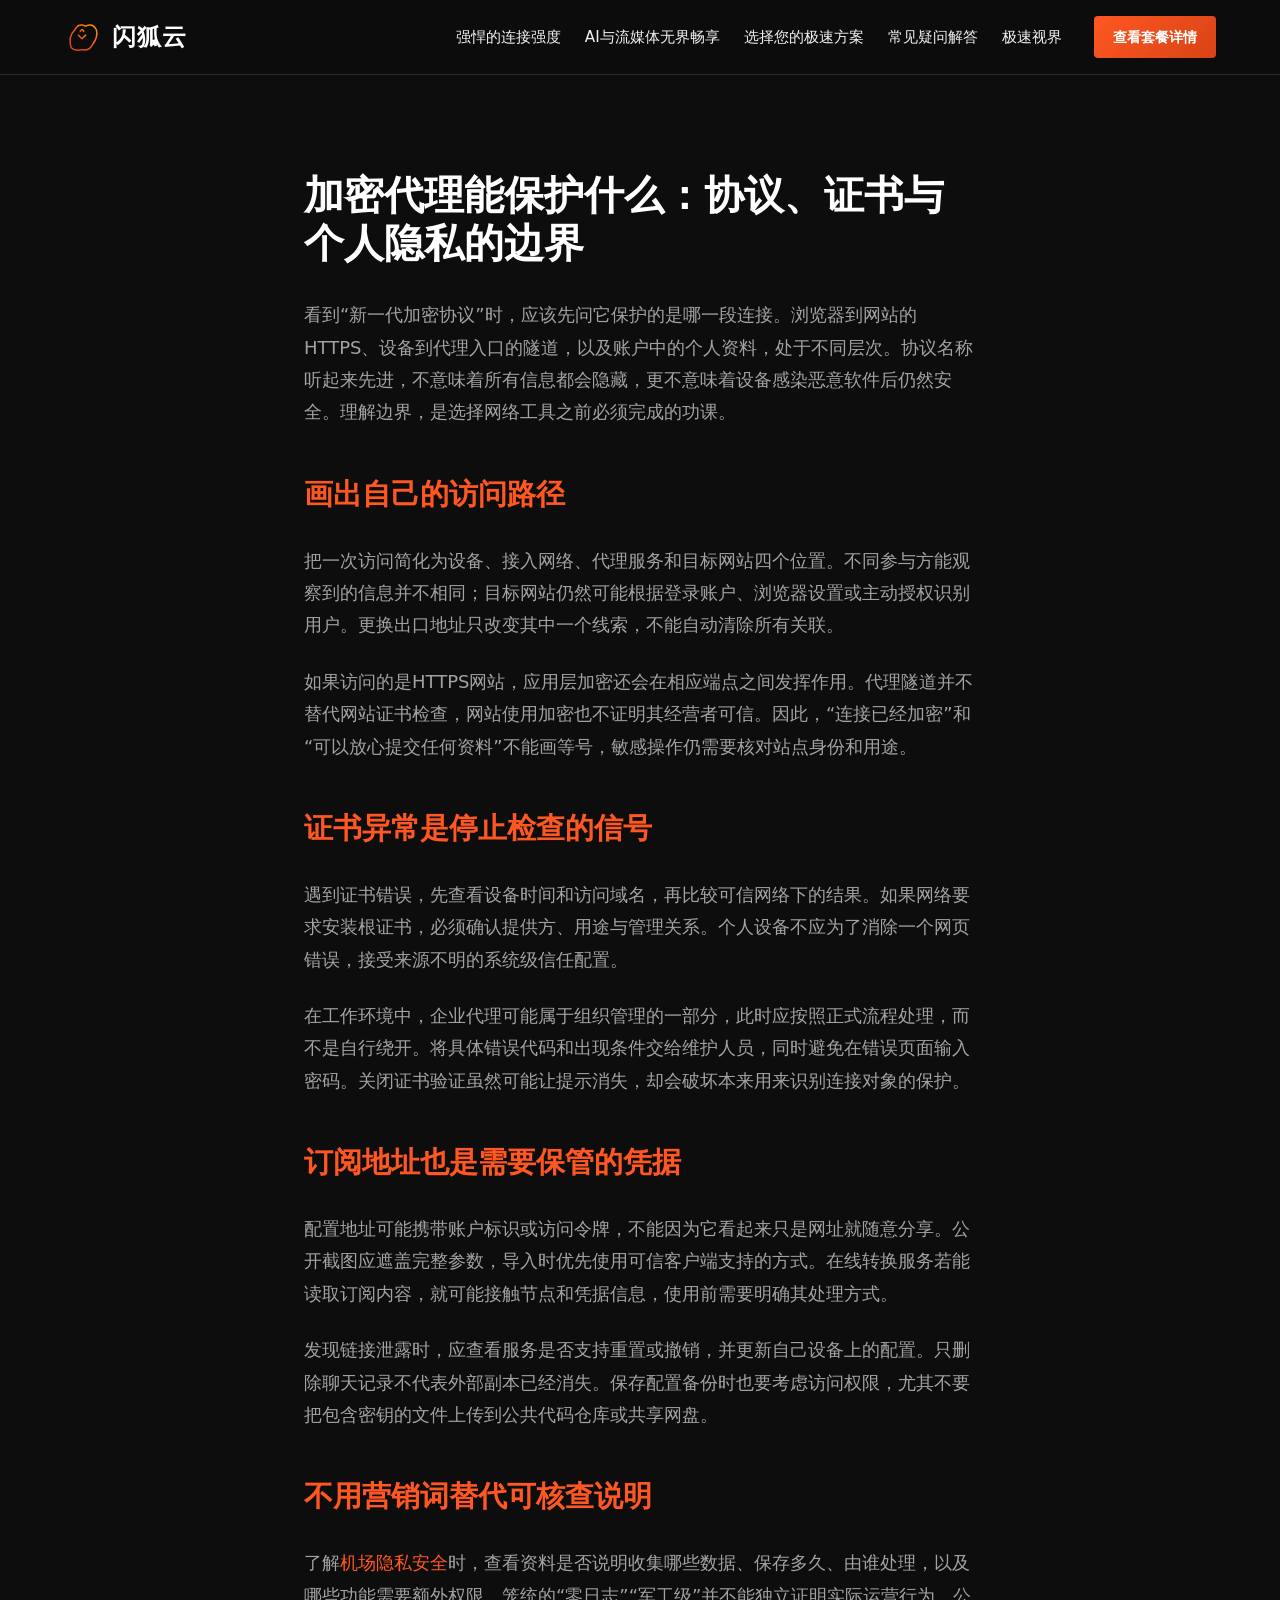
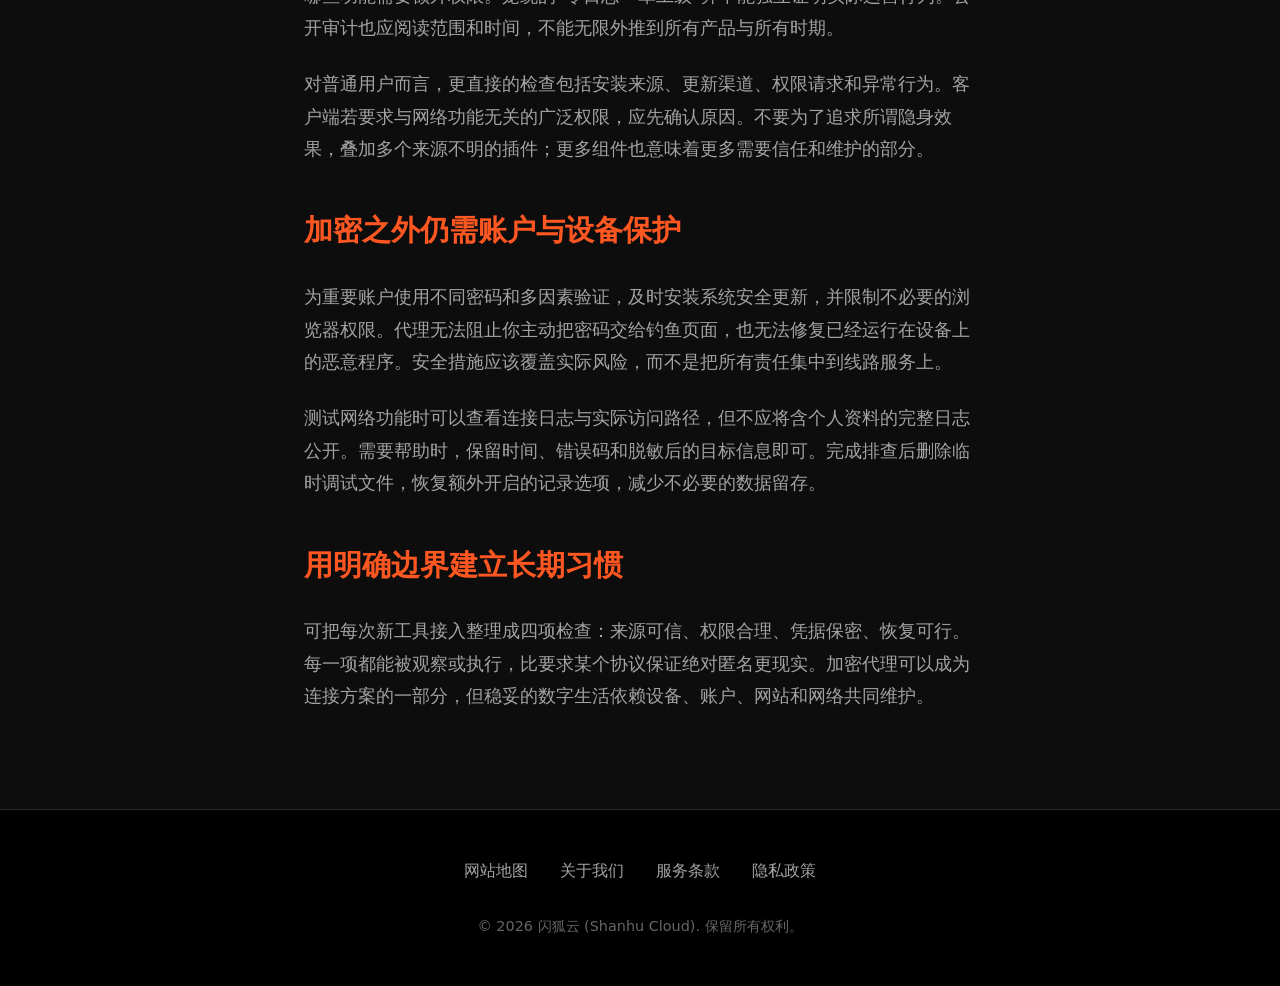
<file: cyber-security.html>
<!DOCTYPE html>
<html lang="zh-CN">
<head>
    <meta charset="UTF-8">
    <meta name="viewport" content="width=device-width, initial-scale=1.0">
    <title>加密代理能保护什么：协议、证书与个人隐私的边界｜闪狐云</title>
    <link rel="stylesheet" href="style.css">
<link rel="canonical" href="https://shanhucloud.cyou/cyber-security.html">
</head>
<body>
    <header class="top-header">
        <div class="brand-logo">
            <svg viewBox="0 0 100 100" xmlns="http://www.w3.org/2000/svg">
                <defs>
                    <linearGradient id="flameGrad" x1="0%" y1="100%" x2="100%" y2="0%">
                        <stop offset="0%" stop-color="#d84315" />
                        <stop offset="50%" stop-color="#ff5722" />
                        <stop offset="100%" stop-color="#ff9800" />
                    </linearGradient>
                </defs>
                <path d="M20,80 Q10,50 30,30 Q40,10 60,20 Q80,10 90,30 Q95,50 80,70 Q70,90 50,85 Q30,90 20,80 Z" fill="none" stroke="url(#flameGrad)" stroke-width="4"/>
                <path d="M40,45 L50,55 L60,45" fill="none" stroke="url(#flameGrad)" stroke-width="4" stroke-linecap="round" stroke-linejoin="round"/>
                <path d="M45,35 Q50,25 55,35" fill="none" stroke="url(#flameGrad)" stroke-width="4" stroke-linecap="round"/>
            </svg>
            闪狐云
        </div>
        
        <nav class="main-nav">
            <div class="nav-links">
                <a href="index.html#features">强悍的连接强度</a>
                <a href="index.html#streaming">AI与流媒体无界畅享</a>
                <a href="index.html#pricing">选择您的极速方案</a>
                <a href="index.html#faq">常见疑问解答</a>
                <a href="blog.html">极速视界</a>
            </div>
            <a href="https://ww012.twilightaff.com/#/?code=A56DH1Af" rel="nofollow" target="_blank" class="nav-cta">查看套餐详情</a>
        </nav>
    </header>

    <main class="subpage-container">
        <article class="seo-article">

            <h1>加密代理能保护什么：协议、证书与个人隐私的边界</h1>

<p>看到“新一代加密协议”时，应该先问它保护的是哪一段连接。浏览器到网站的HTTPS、设备到代理入口的隧道，以及账户中的个人资料，处于不同层次。协议名称听起来先进，不意味着所有信息都会隐藏，更不意味着设备感染恶意软件后仍然安全。理解边界，是选择网络工具之前必须完成的功课。</p>
<h2>画出自己的访问路径</h2>
<p>把一次访问简化为设备、接入网络、代理服务和目标网站四个位置。不同参与方能观察到的信息并不相同；目标网站仍然可能根据登录账户、浏览器设置或主动授权识别用户。更换出口地址只改变其中一个线索，不能自动清除所有关联。</p>
<p>如果访问的是HTTPS网站，应用层加密还会在相应端点之间发挥作用。代理隧道并不替代网站证书检查，网站使用加密也不证明其经营者可信。因此，“连接已经加密”和“可以放心提交任何资料”不能画等号，敏感操作仍需要核对站点身份和用途。</p>
<h2>证书异常是停止检查的信号</h2>
<p>遇到证书错误，先查看设备时间和访问域名，再比较可信网络下的结果。如果网络要求安装根证书，必须确认提供方、用途与管理关系。个人设备不应为了消除一个网页错误，接受来源不明的系统级信任配置。</p>
<p>在工作环境中，企业代理可能属于组织管理的一部分，此时应按照正式流程处理，而不是自行绕开。将具体错误代码和出现条件交给维护人员，同时避免在错误页面输入密码。关闭证书验证虽然可能让提示消失，却会破坏本来用来识别连接对象的保护。</p>
<h2>订阅地址也是需要保管的凭据</h2>
<p>配置地址可能携带账户标识或访问令牌，不能因为它看起来只是网址就随意分享。公开截图应遮盖完整参数，导入时优先使用可信客户端支持的方式。在线转换服务若能读取订阅内容，就可能接触节点和凭据信息，使用前需要明确其处理方式。</p>
<p>发现链接泄露时，应查看服务是否支持重置或撤销，并更新自己设备上的配置。只删除聊天记录不代表外部副本已经消失。保存配置备份时也要考虑访问权限，尤其不要把包含密钥的文件上传到公共代码仓库或共享网盘。</p>
<h2>不用营销词替代可核查说明</h2>
<p>了解<a href="https://jichangtuijan.top/">机场隐私安全</a>时，查看资料是否说明收集哪些数据、保存多久、由谁处理，以及哪些功能需要额外权限。笼统的“零日志”“军工级”并不能独立证明实际运营行为。公开审计也应阅读范围和时间，不能无限外推到所有产品与所有时期。</p>
<p>对普通用户而言，更直接的检查包括安装来源、更新渠道、权限请求和异常行为。客户端若要求与网络功能无关的广泛权限，应先确认原因。不要为了追求所谓隐身效果，叠加多个来源不明的插件；更多组件也意味着更多需要信任和维护的部分。</p>
<h2>加密之外仍需账户与设备保护</h2>
<p>为重要账户使用不同密码和多因素验证，及时安装系统安全更新，并限制不必要的浏览器权限。代理无法阻止你主动把密码交给钓鱼页面，也无法修复已经运行在设备上的恶意程序。安全措施应该覆盖实际风险，而不是把所有责任集中到线路服务上。</p>
<p>测试网络功能时可以查看连接日志与实际访问路径，但不应将含个人资料的完整日志公开。需要帮助时，保留时间、错误码和脱敏后的目标信息即可。完成排查后删除临时调试文件，恢复额外开启的记录选项，减少不必要的数据留存。</p>
<h2>用明确边界建立长期习惯</h2>
<p>可把每次新工具接入整理成四项检查：来源可信、权限合理、凭据保密、恢复可行。每一项都能被观察或执行，比要求某个协议保证绝对匿名更现实。加密代理可以成为连接方案的一部分，但稳妥的数字生活依赖设备、账户、网站和网络共同维护。</p>


        
        </article>
    </main>

    <footer>
        <nav>
            <a href="sitemap.html">网站地图</a>
            <a href="about.html">关于我们</a>
            <a href="terms.html">服务条款</a>
            <a href="privacy.html">隐私政策</a>
        </nav>
        <div class="copyright">&copy; 2026 闪狐云 (Shanhu Cloud). 保留所有权利。</div>
    </footer>
</body>
</html>
</file>
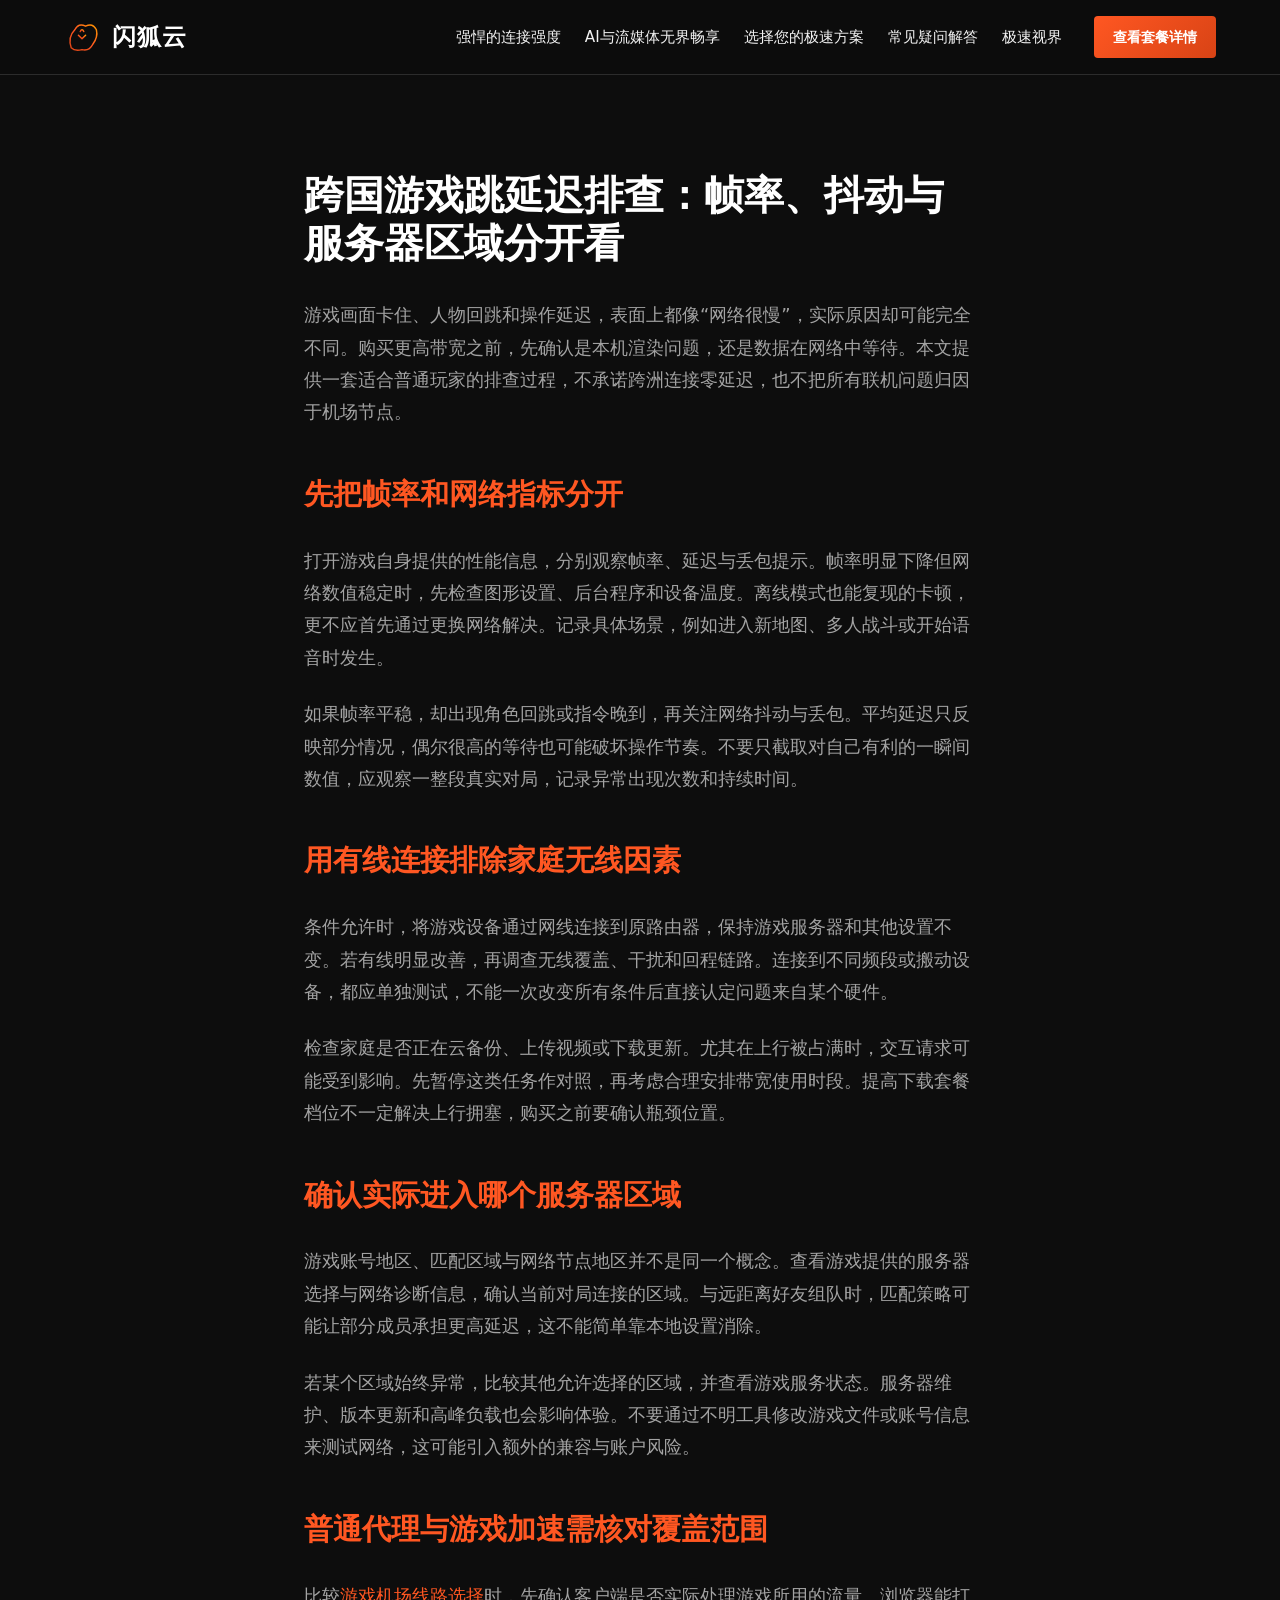
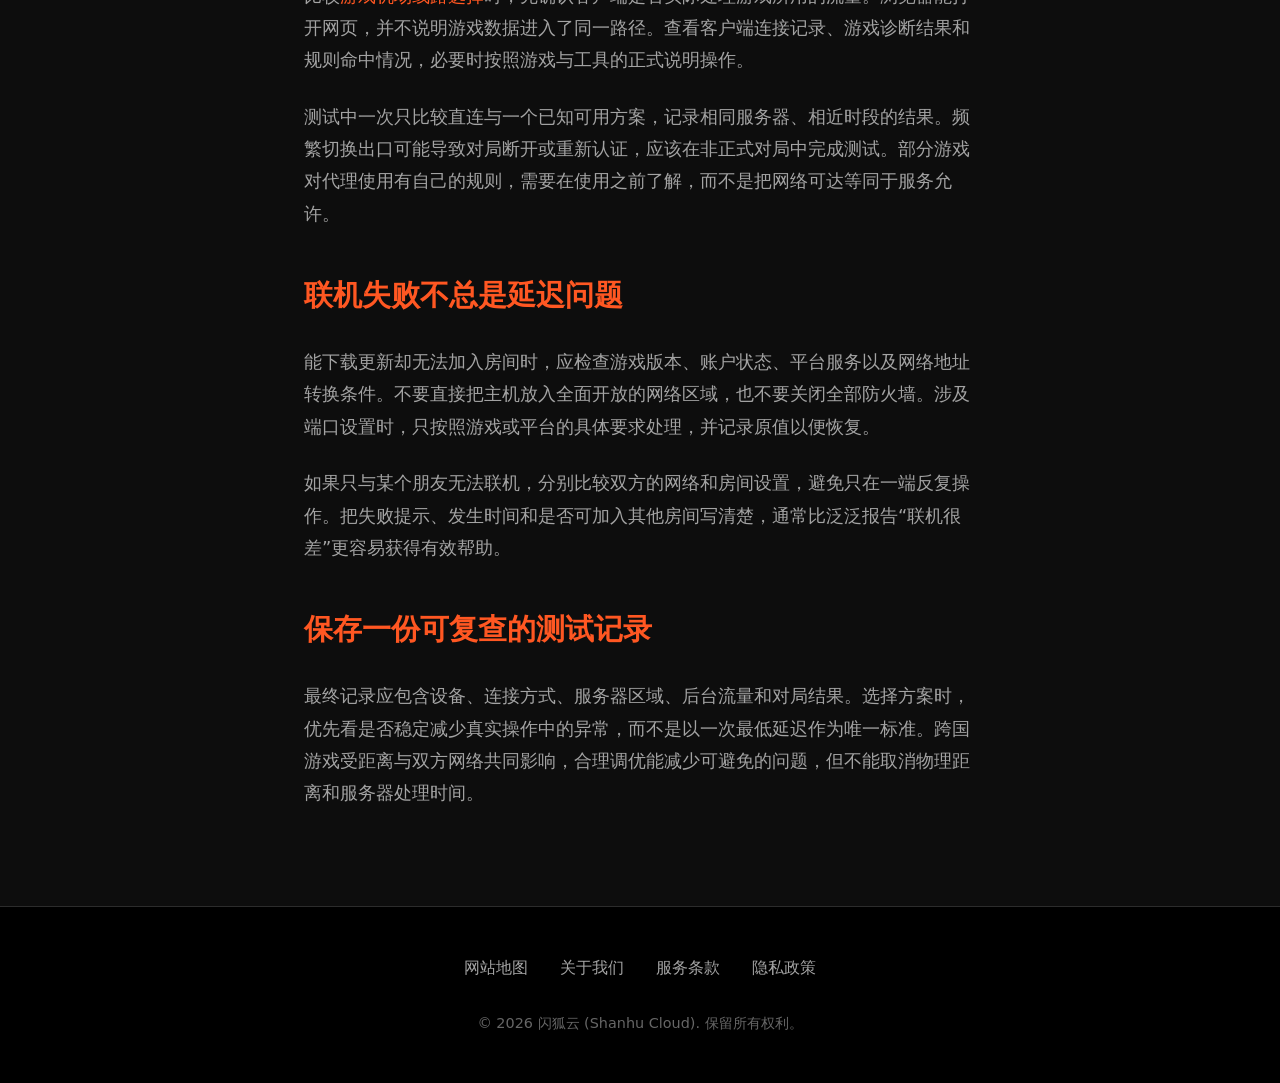
<file: gaming-latency.html>
<!DOCTYPE html>
<html lang="zh-CN">
<head>
    <meta charset="UTF-8">
    <meta name="viewport" content="width=device-width, initial-scale=1.0">
    <title>跨国游戏跳延迟排查：帧率、抖动与服务器区域分开看｜闪狐云</title>
    <link rel="stylesheet" href="style.css">
<link rel="canonical" href="https://shanhucloud.cyou/gaming-latency.html">
</head>
<body>
    <header class="top-header">
        <div class="brand-logo">
            <svg viewBox="0 0 100 100" xmlns="http://www.w3.org/2000/svg">
                <defs>
                    <linearGradient id="flameGrad" x1="0%" y1="100%" x2="100%" y2="0%">
                        <stop offset="0%" stop-color="#d84315" />
                        <stop offset="50%" stop-color="#ff5722" />
                        <stop offset="100%" stop-color="#ff9800" />
                    </linearGradient>
                </defs>
                <path d="M20,80 Q10,50 30,30 Q40,10 60,20 Q80,10 90,30 Q95,50 80,70 Q70,90 50,85 Q30,90 20,80 Z" fill="none" stroke="url(#flameGrad)" stroke-width="4"/>
                <path d="M40,45 L50,55 L60,45" fill="none" stroke="url(#flameGrad)" stroke-width="4" stroke-linecap="round" stroke-linejoin="round"/>
                <path d="M45,35 Q50,25 55,35" fill="none" stroke="url(#flameGrad)" stroke-width="4" stroke-linecap="round"/>
            </svg>
            闪狐云
        </div>
        
        <nav class="main-nav">
            <div class="nav-links">
                <a href="index.html#features">强悍的连接强度</a>
                <a href="index.html#streaming">AI与流媒体无界畅享</a>
                <a href="index.html#pricing">选择您的极速方案</a>
                <a href="index.html#faq">常见疑问解答</a>
                <a href="blog.html">极速视界</a>
            </div>
            <a href="https://ww012.twilightaff.com/#/?code=A56DH1Af" rel="nofollow" target="_blank" class="nav-cta">查看套餐详情</a>
        </nav>
    </header>

    <main class="subpage-container">
        <article class="seo-article">

            <h1>跨国游戏跳延迟排查：帧率、抖动与服务器区域分开看</h1>

<p>游戏画面卡住、人物回跳和操作延迟，表面上都像“网络很慢”，实际原因却可能完全不同。购买更高带宽之前，先确认是本机渲染问题，还是数据在网络中等待。本文提供一套适合普通玩家的排查过程，不承诺跨洲连接零延迟，也不把所有联机问题归因于机场节点。</p>
<h2>先把帧率和网络指标分开</h2>
<p>打开游戏自身提供的性能信息，分别观察帧率、延迟与丢包提示。帧率明显下降但网络数值稳定时，先检查图形设置、后台程序和设备温度。离线模式也能复现的卡顿，更不应首先通过更换网络解决。记录具体场景，例如进入新地图、多人战斗或开始语音时发生。</p>
<p>如果帧率平稳，却出现角色回跳或指令晚到，再关注网络抖动与丢包。平均延迟只反映部分情况，偶尔很高的等待也可能破坏操作节奏。不要只截取对自己有利的一瞬间数值，应观察一整段真实对局，记录异常出现次数和持续时间。</p>
<h2>用有线连接排除家庭无线因素</h2>
<p>条件允许时，将游戏设备通过网线连接到原路由器，保持游戏服务器和其他设置不变。若有线明显改善，再调查无线覆盖、干扰和回程链路。连接到不同频段或搬动设备，都应单独测试，不能一次改变所有条件后直接认定问题来自某个硬件。</p>
<p>检查家庭是否正在云备份、上传视频或下载更新。尤其在上行被占满时，交互请求可能受到影响。先暂停这类任务作对照，再考虑合理安排带宽使用时段。提高下载套餐档位不一定解决上行拥塞，购买之前要确认瓶颈位置。</p>
<h2>确认实际进入哪个服务器区域</h2>
<p>游戏账号地区、匹配区域与网络节点地区并不是同一个概念。查看游戏提供的服务器选择与网络诊断信息，确认当前对局连接的区域。与远距离好友组队时，匹配策略可能让部分成员承担更高延迟，这不能简单靠本地设置消除。</p>
<p>若某个区域始终异常，比较其他允许选择的区域，并查看游戏服务状态。服务器维护、版本更新和高峰负载也会影响体验。不要通过不明工具修改游戏文件或账号信息来测试网络，这可能引入额外的兼容与账户风险。</p>
<h2>普通代理与游戏加速需核对覆盖范围</h2>
<p>比较<a href="https://jichangtuijan.top/">游戏机场线路选择</a>时，先确认客户端是否实际处理游戏所用的流量。浏览器能打开网页，并不说明游戏数据进入了同一路径。查看客户端连接记录、游戏诊断结果和规则命中情况，必要时按照游戏与工具的正式说明操作。</p>
<p>测试中一次只比较直连与一个已知可用方案，记录相同服务器、相近时段的结果。频繁切换出口可能导致对局断开或重新认证，应该在非正式对局中完成测试。部分游戏对代理使用有自己的规则，需要在使用之前了解，而不是把网络可达等同于服务允许。</p>
<h2>联机失败不总是延迟问题</h2>
<p>能下载更新却无法加入房间时，应检查游戏版本、账户状态、平台服务以及网络地址转换条件。不要直接把主机放入全面开放的网络区域，也不要关闭全部防火墙。涉及端口设置时，只按照游戏或平台的具体要求处理，并记录原值以便恢复。</p>
<p>如果只与某个朋友无法联机，分别比较双方的网络和房间设置，避免只在一端反复操作。把失败提示、发生时间和是否可加入其他房间写清楚，通常比泛泛报告“联机很差”更容易获得有效帮助。</p>
<h2>保存一份可复查的测试记录</h2>
<p>最终记录应包含设备、连接方式、服务器区域、后台流量和对局结果。选择方案时，优先看是否稳定减少真实操作中的异常，而不是以一次最低延迟作为唯一标准。跨国游戏受距离与双方网络共同影响，合理调优能减少可避免的问题，但不能取消物理距离和服务器处理时间。</p>


        
        </article>
    </main>

    <footer>
        <nav>
            <a href="sitemap.html">网站地图</a>
            <a href="about.html">关于我们</a>
            <a href="terms.html">服务条款</a>
            <a href="privacy.html">隐私政策</a>
        </nav>
        <div class="copyright">&copy; 2026 闪狐云 (Shanhu Cloud). 保留所有权利。</div>
    </footer>
</body>
</html>
</file>
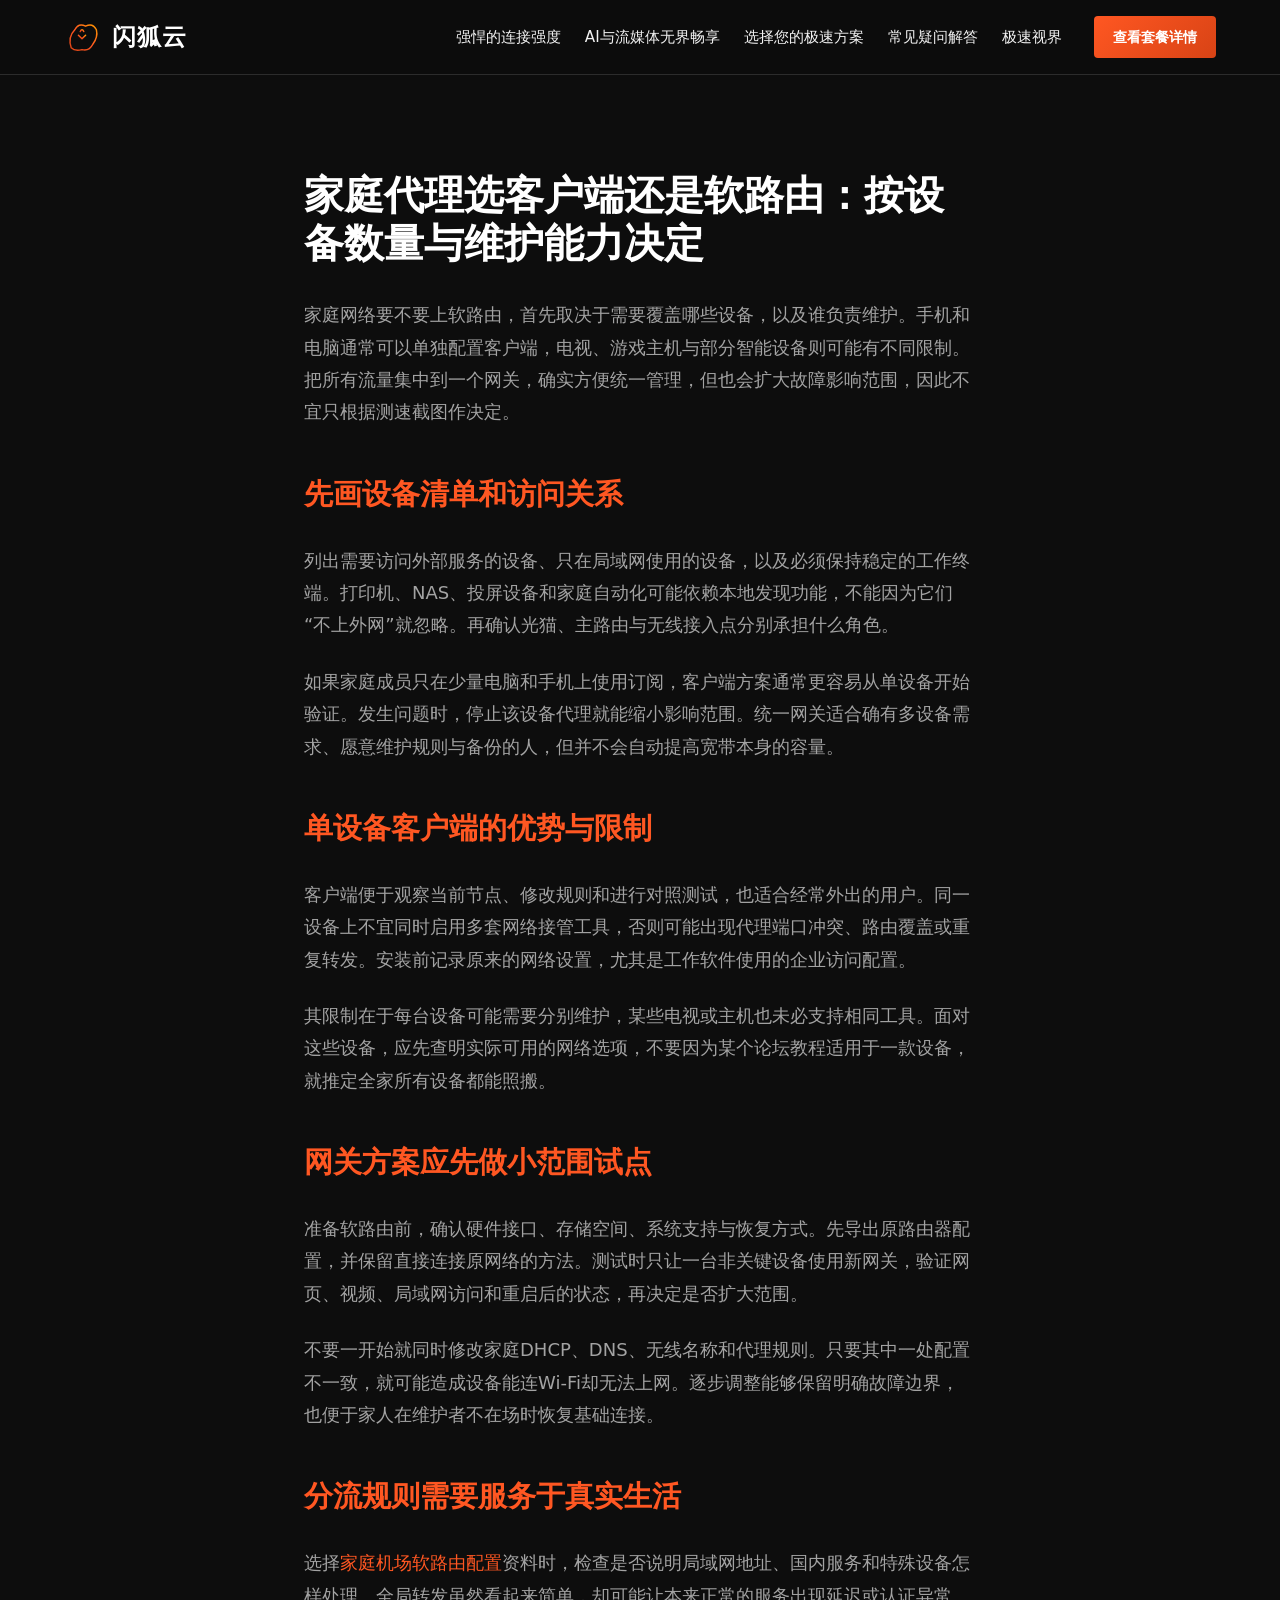
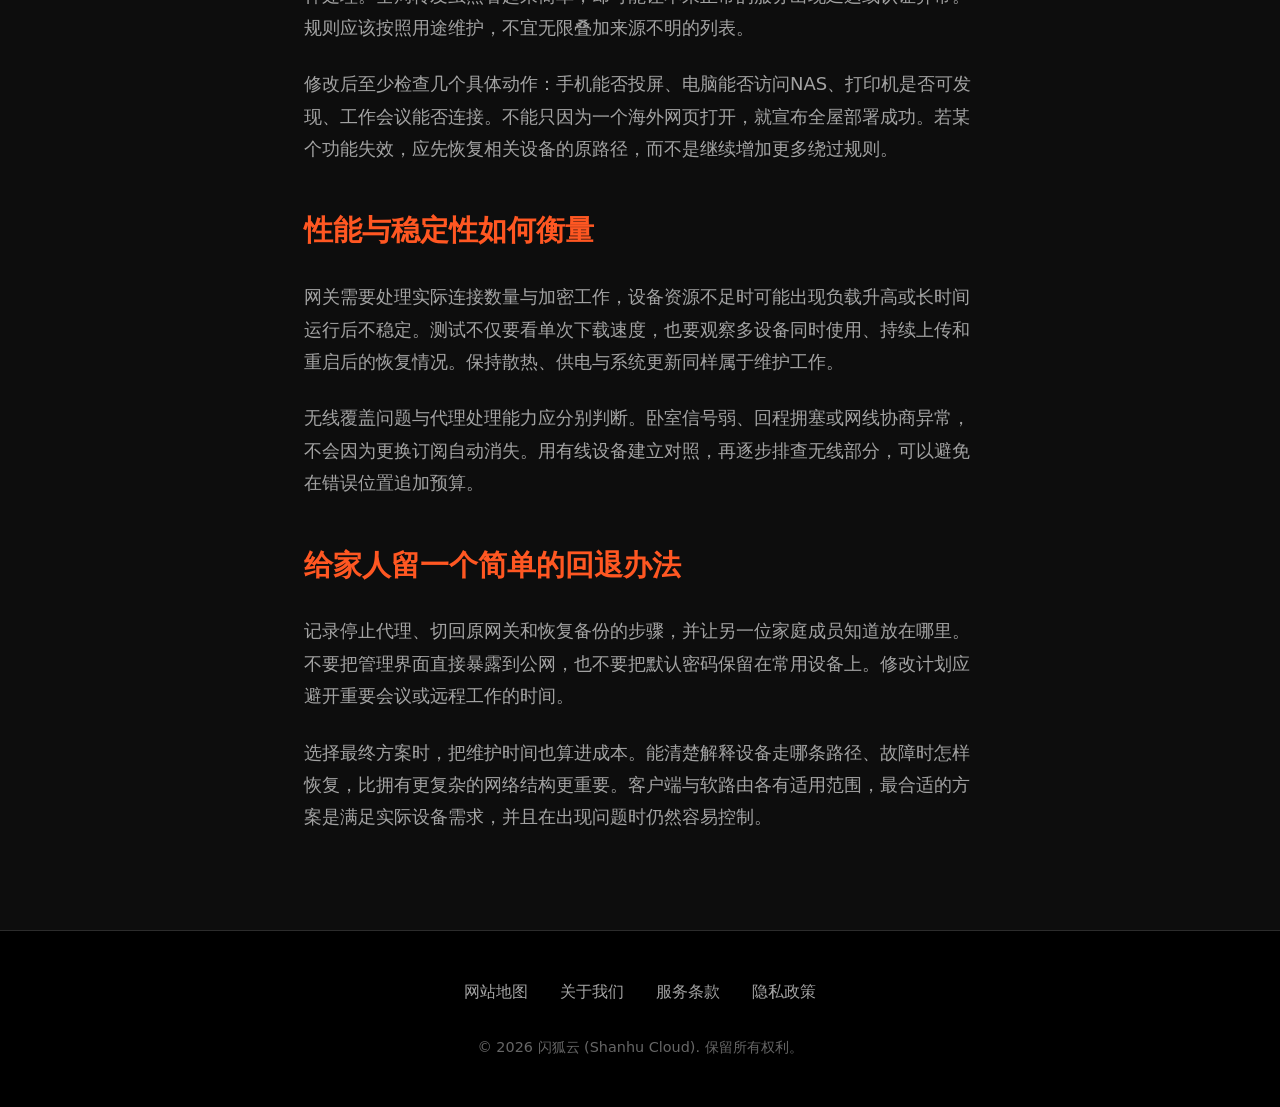
<file: network-optimization.html>
<!DOCTYPE html>
<html lang="zh-CN">
<head>
    <meta charset="UTF-8">
    <meta name="viewport" content="width=device-width, initial-scale=1.0">
    <title>家庭代理选客户端还是软路由：按设备数量与维护能力决定｜闪狐云</title>
    <link rel="stylesheet" href="style.css">
<link rel="canonical" href="https://shanhucloud.cyou/network-optimization.html">
</head>
<body>
    <header class="top-header">
        <div class="brand-logo">
            <svg viewBox="0 0 100 100" xmlns="http://www.w3.org/2000/svg">
                <defs>
                    <linearGradient id="flameGrad" x1="0%" y1="100%" x2="100%" y2="0%">
                        <stop offset="0%" stop-color="#d84315" />
                        <stop offset="50%" stop-color="#ff5722" />
                        <stop offset="100%" stop-color="#ff9800" />
                    </linearGradient>
                </defs>
                <path d="M20,80 Q10,50 30,30 Q40,10 60,20 Q80,10 90,30 Q95,50 80,70 Q70,90 50,85 Q30,90 20,80 Z" fill="none" stroke="url(#flameGrad)" stroke-width="4"/>
                <path d="M40,45 L50,55 L60,45" fill="none" stroke="url(#flameGrad)" stroke-width="4" stroke-linecap="round" stroke-linejoin="round"/>
                <path d="M45,35 Q50,25 55,35" fill="none" stroke="url(#flameGrad)" stroke-width="4" stroke-linecap="round"/>
            </svg>
            闪狐云
        </div>
        
        <nav class="main-nav">
            <div class="nav-links">
                <a href="index.html#features">强悍的连接强度</a>
                <a href="index.html#streaming">AI与流媒体无界畅享</a>
                <a href="index.html#pricing">选择您的极速方案</a>
                <a href="index.html#faq">常见疑问解答</a>
                <a href="blog.html">极速视界</a>
            </div>
            <a href="https://ww012.twilightaff.com/#/?code=A56DH1Af" rel="nofollow" target="_blank" class="nav-cta">查看套餐详情</a>
        </nav>
    </header>

    <main class="subpage-container">
        <article class="seo-article">

            <h1>家庭代理选客户端还是软路由：按设备数量与维护能力决定</h1>

<p>家庭网络要不要上软路由，首先取决于需要覆盖哪些设备，以及谁负责维护。手机和电脑通常可以单独配置客户端，电视、游戏主机与部分智能设备则可能有不同限制。把所有流量集中到一个网关，确实方便统一管理，但也会扩大故障影响范围，因此不宜只根据测速截图作决定。</p>
<h2>先画设备清单和访问关系</h2>
<p>列出需要访问外部服务的设备、只在局域网使用的设备，以及必须保持稳定的工作终端。打印机、NAS、投屏设备和家庭自动化可能依赖本地发现功能，不能因为它们“不上外网”就忽略。再确认光猫、主路由与无线接入点分别承担什么角色。</p>
<p>如果家庭成员只在少量电脑和手机上使用订阅，客户端方案通常更容易从单设备开始验证。发生问题时，停止该设备代理就能缩小影响范围。统一网关适合确有多设备需求、愿意维护规则与备份的人，但并不会自动提高宽带本身的容量。</p>
<h2>单设备客户端的优势与限制</h2>
<p>客户端便于观察当前节点、修改规则和进行对照测试，也适合经常外出的用户。同一设备上不宜同时启用多套网络接管工具，否则可能出现代理端口冲突、路由覆盖或重复转发。安装前记录原来的网络设置，尤其是工作软件使用的企业访问配置。</p>
<p>其限制在于每台设备可能需要分别维护，某些电视或主机也未必支持相同工具。面对这些设备，应先查明实际可用的网络选项，不要因为某个论坛教程适用于一款设备，就推定全家所有设备都能照搬。</p>
<h2>网关方案应先做小范围试点</h2>
<p>准备软路由前，确认硬件接口、存储空间、系统支持与恢复方式。先导出原路由器配置，并保留直接连接原网络的方法。测试时只让一台非关键设备使用新网关，验证网页、视频、局域网访问和重启后的状态，再决定是否扩大范围。</p>
<p>不要一开始就同时修改家庭DHCP、DNS、无线名称和代理规则。只要其中一处配置不一致，就可能造成设备能连Wi-Fi却无法上网。逐步调整能够保留明确故障边界，也便于家人在维护者不在场时恢复基础连接。</p>
<h2>分流规则需要服务于真实生活</h2>
<p>选择<a href="https://jichangtuijan.top/">家庭机场软路由配置</a>资料时，检查是否说明局域网地址、国内服务和特殊设备怎样处理。全局转发虽然看起来简单，却可能让本来正常的服务出现延迟或认证异常。规则应该按照用途维护，不宜无限叠加来源不明的列表。</p>
<p>修改后至少检查几个具体动作：手机能否投屏、电脑能否访问NAS、打印机是否可发现、工作会议能否连接。不能只因为一个海外网页打开，就宣布全屋部署成功。若某个功能失效，应先恢复相关设备的原路径，而不是继续增加更多绕过规则。</p>
<h2>性能与稳定性如何衡量</h2>
<p>网关需要处理实际连接数量与加密工作，设备资源不足时可能出现负载升高或长时间运行后不稳定。测试不仅要看单次下载速度，也要观察多设备同时使用、持续上传和重启后的恢复情况。保持散热、供电与系统更新同样属于维护工作。</p>
<p>无线覆盖问题与代理处理能力应分别判断。卧室信号弱、回程拥塞或网线协商异常，不会因为更换订阅自动消失。用有线设备建立对照，再逐步排查无线部分，可以避免在错误位置追加预算。</p>
<h2>给家人留一个简单的回退办法</h2>
<p>记录停止代理、切回原网关和恢复备份的步骤，并让另一位家庭成员知道放在哪里。不要把管理界面直接暴露到公网，也不要把默认密码保留在常用设备上。修改计划应避开重要会议或远程工作的时间。</p>
<p>选择最终方案时，把维护时间也算进成本。能清楚解释设备走哪条路径、故障时怎样恢复，比拥有更复杂的网络结构更重要。客户端与软路由各有适用范围，最合适的方案是满足实际设备需求，并且在出现问题时仍然容易控制。</p>


        
        </article>
    </main>

    <footer>
        <nav>
            <a href="sitemap.html">网站地图</a>
            <a href="about.html">关于我们</a>
            <a href="terms.html">服务条款</a>
            <a href="privacy.html">隐私政策</a>
        </nav>
        <div class="copyright">&copy; 2026 闪狐云 (Shanhu Cloud). 保留所有权利。</div>
    </footer>
</body>
</html>
</file>
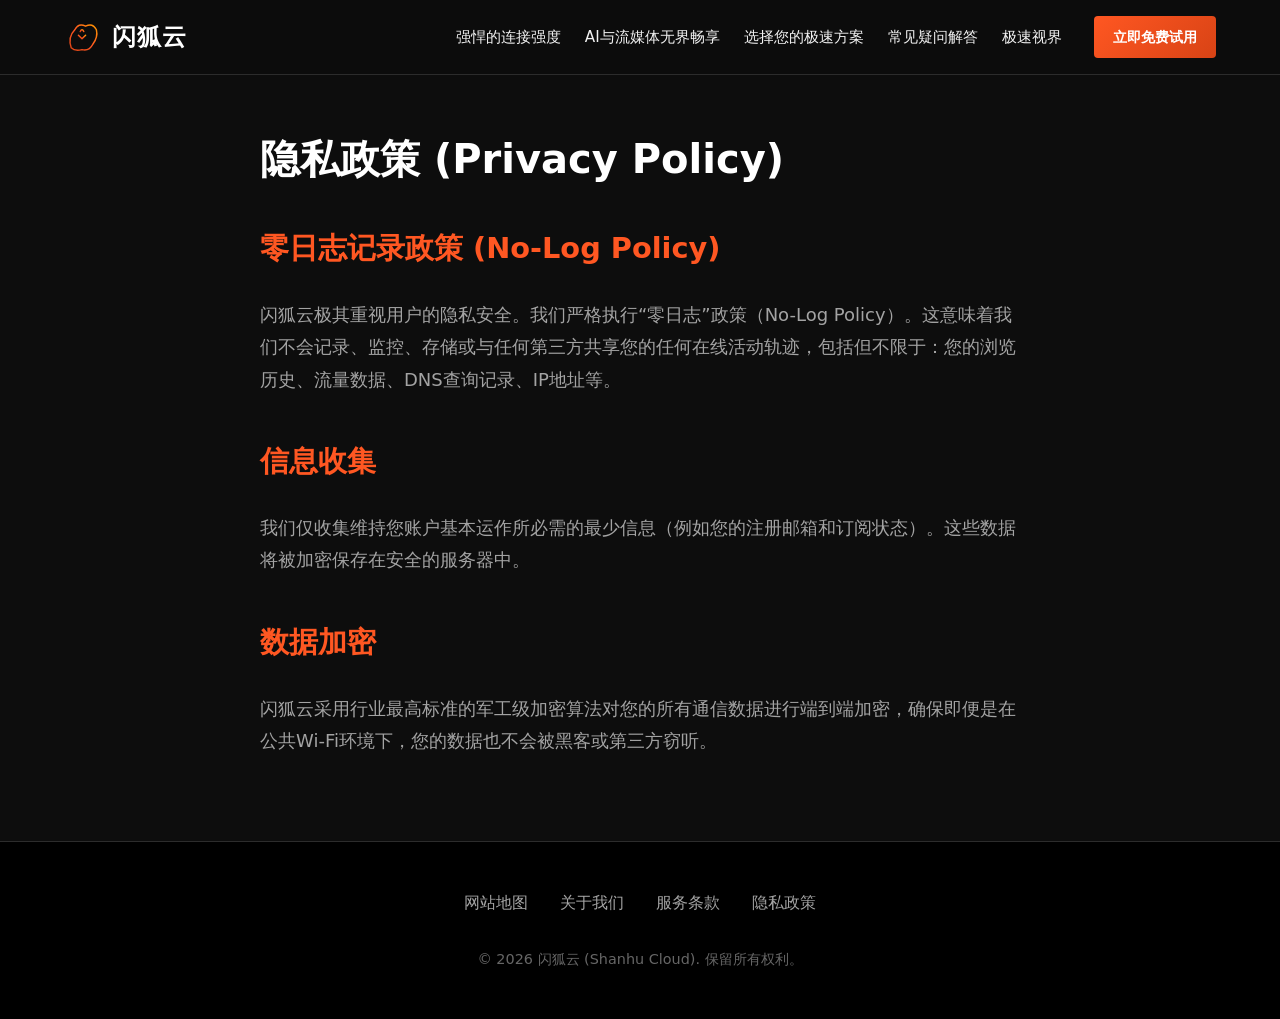
<file: privacy.html>
<!DOCTYPE html>
<html lang="zh-CN">
<head>
<meta charset="UTF-8">
<meta name="viewport" content="width=device-width, initial-scale=1.0">
<link rel="stylesheet" href="style.css">
<title>隐私政策 - 闪狐云</title>
<link rel="canonical" href="https://shanhucloud.cyou/privacy.html">
</head>
<body>
<header class="top-header">
        <div class="brand-logo">
            <svg viewBox="0 0 100 100" xmlns="http://www.w3.org/2000/svg">
                <defs>
                    <linearGradient id="flameGrad" x1="0%" y1="100%" x2="100%" y2="0%">
                        <stop offset="0%" stop-color="#d84315" />
                        <stop offset="50%" stop-color="#ff5722" />
                        <stop offset="100%" stop-color="#ff9800" />
                    </linearGradient>
                </defs>
                <path d="M20,80 Q10,50 30,30 Q40,10 60,20 Q80,10 90,30 Q95,50 80,70 Q70,90 50,85 Q30,90 20,80 Z" fill="none" stroke="url(#flameGrad)" stroke-width="4"/>
                <path d="M40,45 L50,55 L60,45" fill="none" stroke="url(#flameGrad)" stroke-width="4" stroke-linecap="round" stroke-linejoin="round"/>
                <path d="M45,35 Q50,25 55,35" fill="none" stroke="url(#flameGrad)" stroke-width="4" stroke-linecap="round"/>
            </svg>
            闪狐云
        </div>
        
        <nav class="main-nav">
            <div class="nav-links">
                <a href="#features">强悍的连接强度</a>
                <a href="#streaming">AI与流媒体无界畅享</a>
                <a href="#pricing">选择您的极速方案</a>
                <a href="#faq">常见疑问解答</a>
                <a href="blog.html">极速视界</a>
            </div>
            <a href="https://ww012.twilightaff.com/#/?code=A56DH1Af" rel="nofollow" target="_blank" class="nav-cta">立即免费试用</a>
        </nav>
    </header>
<main class="article-container seo-article subpage-container" style="max-width: 800px; margin: 40px auto; padding: 20px;">
<h1>隐私政策 (Privacy Policy)</h1>
<h2>零日志记录政策 (No-Log Policy)</h2><p>闪狐云极其重视用户的隐私安全。我们严格执行“零日志”政策（No-Log Policy）。这意味着我们不会记录、监控、存储或与任何第三方共享您的任何在线活动轨迹，包括但不限于：您的浏览历史、流量数据、DNS查询记录、IP地址等。</p>
<h2>信息收集</h2><p>我们仅收集维持您账户基本运作所必需的最少信息（例如您的注册邮箱和订阅状态）。这些数据将被加密保存在安全的服务器中。</p>
<h2>数据加密</h2><p>闪狐云采用行业最高标准的军工级加密算法对您的所有通信数据进行端到端加密，确保即便是在公共Wi-Fi环境下，您的数据也不会被黑客或第三方窃听。</p>
</main>
<footer>
        <nav>
            <a href="sitemap.html">网站地图</a>
            <a href="about.html">关于我们</a>
            <a href="terms.html">服务条款</a>
            <a href="privacy.html">隐私政策</a>
        </nav>
        <div class="copyright">&copy; 2026 闪狐云 (Shanhu Cloud). 保留所有权利。</div>
    </footer>
</body>
</html>
</file>
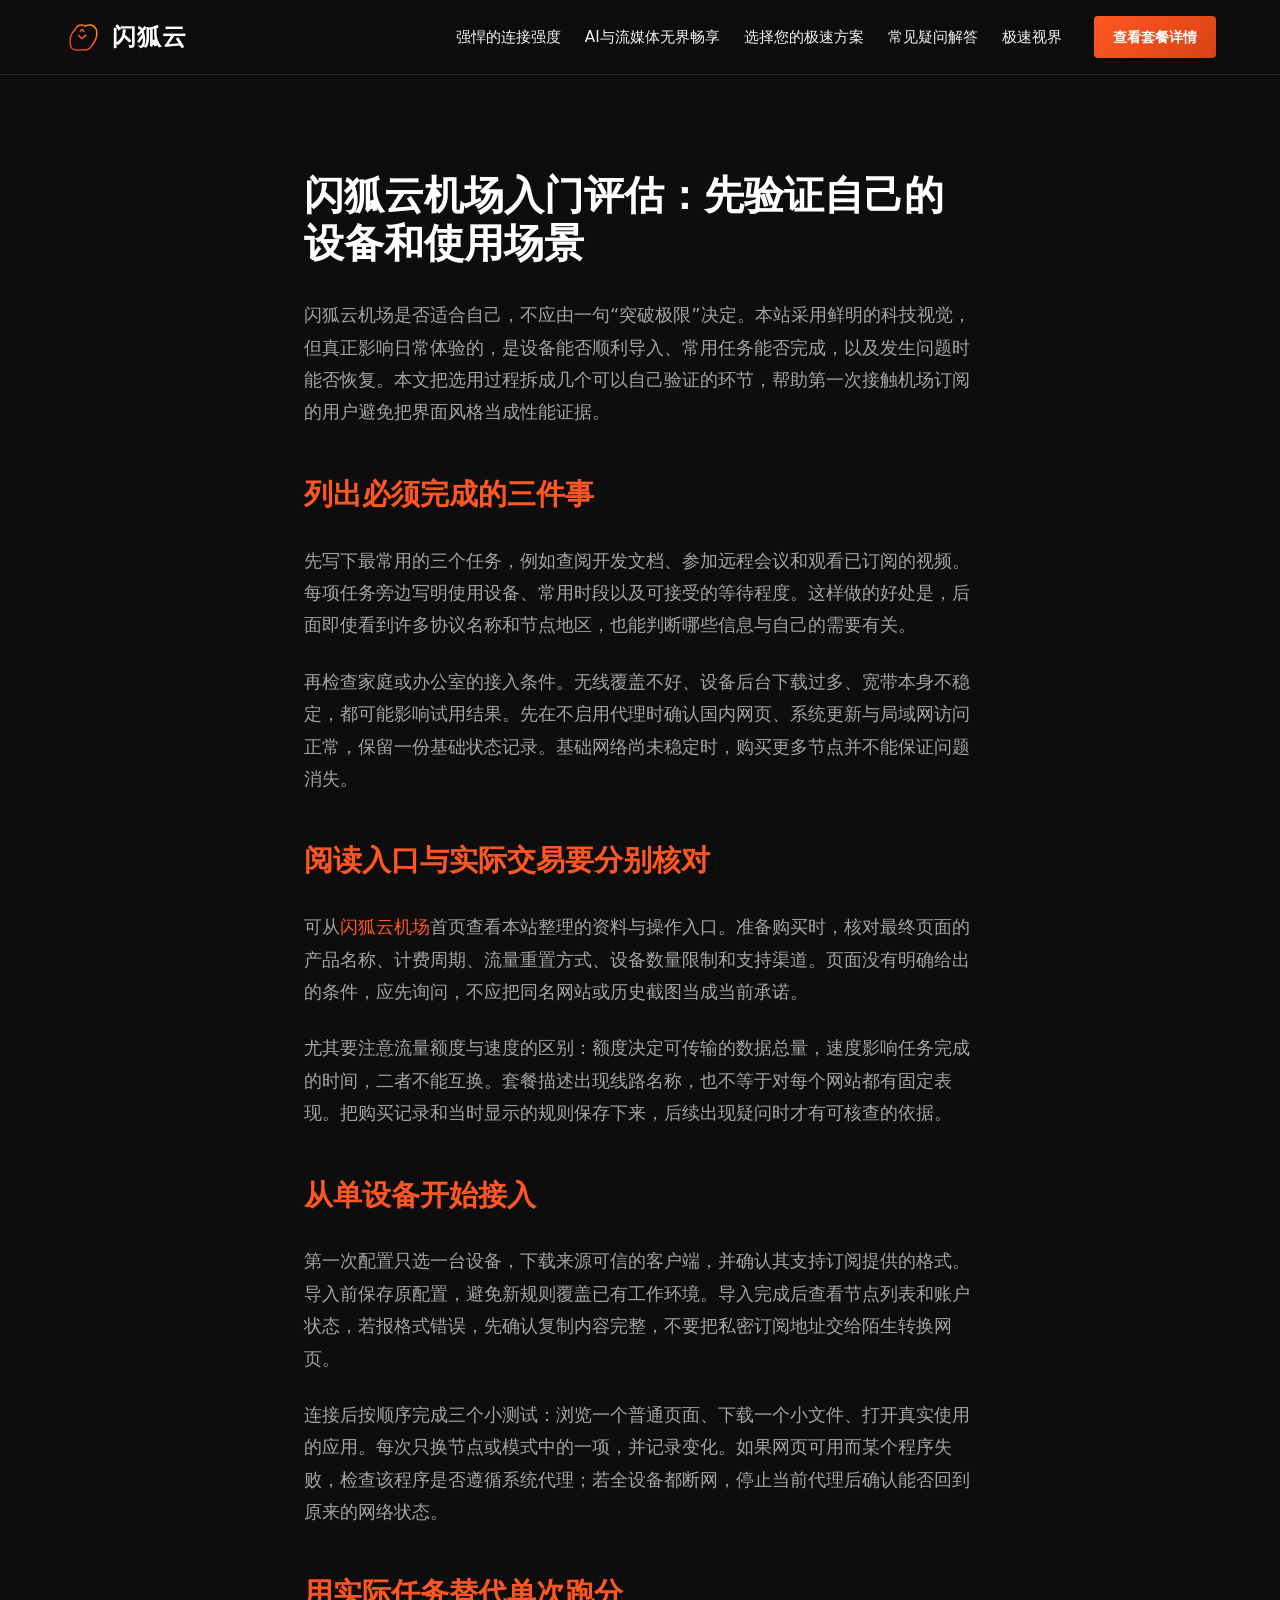
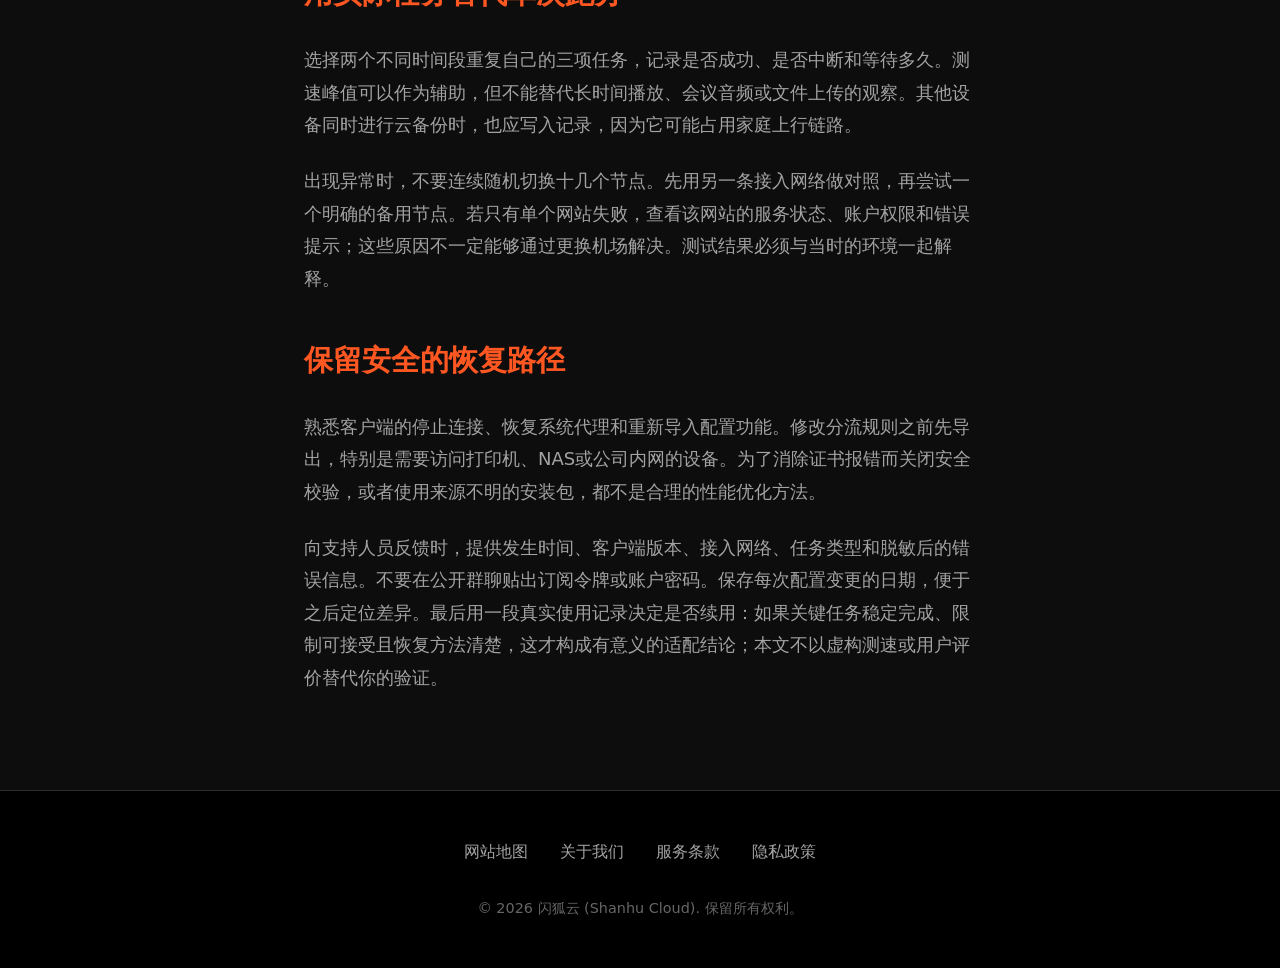
<file: shanhucloud-review.html>
<!DOCTYPE html>
<html lang="zh-CN">
<head>
    <meta charset="UTF-8">
    <meta name="viewport" content="width=device-width, initial-scale=1.0">
    <title>闪狐云机场入门评估：先验证自己的设备和使用场景</title>
    <link rel="stylesheet" href="style.css">
<link rel="canonical" href="https://shanhucloud.cyou/shanhucloud-review.html">
</head>
<body>
    <header class="top-header">
        <div class="brand-logo">
            <svg viewBox="0 0 100 100" xmlns="http://www.w3.org/2000/svg">
                <defs>
                    <linearGradient id="flameGrad" x1="0%" y1="100%" x2="100%" y2="0%">
                        <stop offset="0%" stop-color="#d84315" />
                        <stop offset="50%" stop-color="#ff5722" />
                        <stop offset="100%" stop-color="#ff9800" />
                    </linearGradient>
                </defs>
                <path d="M20,80 Q10,50 30,30 Q40,10 60,20 Q80,10 90,30 Q95,50 80,70 Q70,90 50,85 Q30,90 20,80 Z" fill="none" stroke="url(#flameGrad)" stroke-width="4"/>
                <path d="M40,45 L50,55 L60,45" fill="none" stroke="url(#flameGrad)" stroke-width="4" stroke-linecap="round" stroke-linejoin="round"/>
                <path d="M45,35 Q50,25 55,35" fill="none" stroke="url(#flameGrad)" stroke-width="4" stroke-linecap="round"/>
            </svg>
            闪狐云
        </div>
        
        <nav class="main-nav">
            <div class="nav-links">
                <a href="index.html#features">强悍的连接强度</a>
                <a href="index.html#streaming">AI与流媒体无界畅享</a>
                <a href="index.html#pricing">选择您的极速方案</a>
                <a href="index.html#faq">常见疑问解答</a>
                <a href="blog.html">极速视界</a>
            </div>
            <a href="https://ww012.twilightaff.com/#/?code=A56DH1Af" rel="nofollow" target="_blank" class="nav-cta">查看套餐详情</a>
        </nav>
    </header>

    <main class="subpage-container">
        <article class="seo-article">

            <h1>闪狐云机场入门评估：先验证自己的设备和使用场景</h1>

<p>闪狐云机场是否适合自己，不应由一句“突破极限”决定。本站采用鲜明的科技视觉，但真正影响日常体验的，是设备能否顺利导入、常用任务能否完成，以及发生问题时能否恢复。本文把选用过程拆成几个可以自己验证的环节，帮助第一次接触机场订阅的用户避免把界面风格当成性能证据。</p>
<h2>列出必须完成的三件事</h2>
<p>先写下最常用的三个任务，例如查阅开发文档、参加远程会议和观看已订阅的视频。每项任务旁边写明使用设备、常用时段以及可接受的等待程度。这样做的好处是，后面即使看到许多协议名称和节点地区，也能判断哪些信息与自己的需要有关。</p>
<p>再检查家庭或办公室的接入条件。无线覆盖不好、设备后台下载过多、宽带本身不稳定，都可能影响试用结果。先在不启用代理时确认国内网页、系统更新与局域网访问正常，保留一份基础状态记录。基础网络尚未稳定时，购买更多节点并不能保证问题消失。</p>
<h2>阅读入口与实际交易要分别核对</h2>
<p>可从<a href="https://shanhucloud.cyou/">闪狐云机场</a>首页查看本站整理的资料与操作入口。准备购买时，核对最终页面的产品名称、计费周期、流量重置方式、设备数量限制和支持渠道。页面没有明确给出的条件，应先询问，不应把同名网站或历史截图当成当前承诺。</p>
<p>尤其要注意流量额度与速度的区别：额度决定可传输的数据总量，速度影响任务完成的时间，二者不能互换。套餐描述出现线路名称，也不等于对每个网站都有固定表现。把购买记录和当时显示的规则保存下来，后续出现疑问时才有可核查的依据。</p>
<h2>从单设备开始接入</h2>
<p>第一次配置只选一台设备，下载来源可信的客户端，并确认其支持订阅提供的格式。导入前保存原配置，避免新规则覆盖已有工作环境。导入完成后查看节点列表和账户状态，若报格式错误，先确认复制内容完整，不要把私密订阅地址交给陌生转换网页。</p>
<p>连接后按顺序完成三个小测试：浏览一个普通页面、下载一个小文件、打开真实使用的应用。每次只换节点或模式中的一项，并记录变化。如果网页可用而某个程序失败，检查该程序是否遵循系统代理；若全设备都断网，停止当前代理后确认能否回到原来的网络状态。</p>
<h2>用实际任务替代单次跑分</h2>
<p>选择两个不同时间段重复自己的三项任务，记录是否成功、是否中断和等待多久。测速峰值可以作为辅助，但不能替代长时间播放、会议音频或文件上传的观察。其他设备同时进行云备份时，也应写入记录，因为它可能占用家庭上行链路。</p>
<p>出现异常时，不要连续随机切换十几个节点。先用另一条接入网络做对照，再尝试一个明确的备用节点。若只有单个网站失败，查看该网站的服务状态、账户权限和错误提示；这些原因不一定能够通过更换机场解决。测试结果必须与当时的环境一起解释。</p>
<h2>保留安全的恢复路径</h2>
<p>熟悉客户端的停止连接、恢复系统代理和重新导入配置功能。修改分流规则之前先导出，特别是需要访问打印机、NAS或公司内网的设备。为了消除证书报错而关闭安全校验，或者使用来源不明的安装包，都不是合理的性能优化方法。</p>
<p>向支持人员反馈时，提供发生时间、客户端版本、接入网络、任务类型和脱敏后的错误信息。不要在公开群聊贴出订阅令牌或账户密码。保存每次配置变更的日期，便于之后定位差异。最后用一段真实使用记录决定是否续用：如果关键任务稳定完成、限制可接受且恢复方法清楚，这才构成有意义的适配结论；本文不以虚构测速或用户评价替代你的验证。</p>


        
        </article>
    </main>

    <footer>
        <nav>
            <a href="sitemap.html">网站地图</a>
            <a href="about.html">关于我们</a>
            <a href="terms.html">服务条款</a>
            <a href="privacy.html">隐私政策</a>
        </nav>
        <div class="copyright">&copy; 2026 闪狐云 (Shanhu Cloud). 保留所有权利。</div>
    </footer>
</body>
</html>
</file>
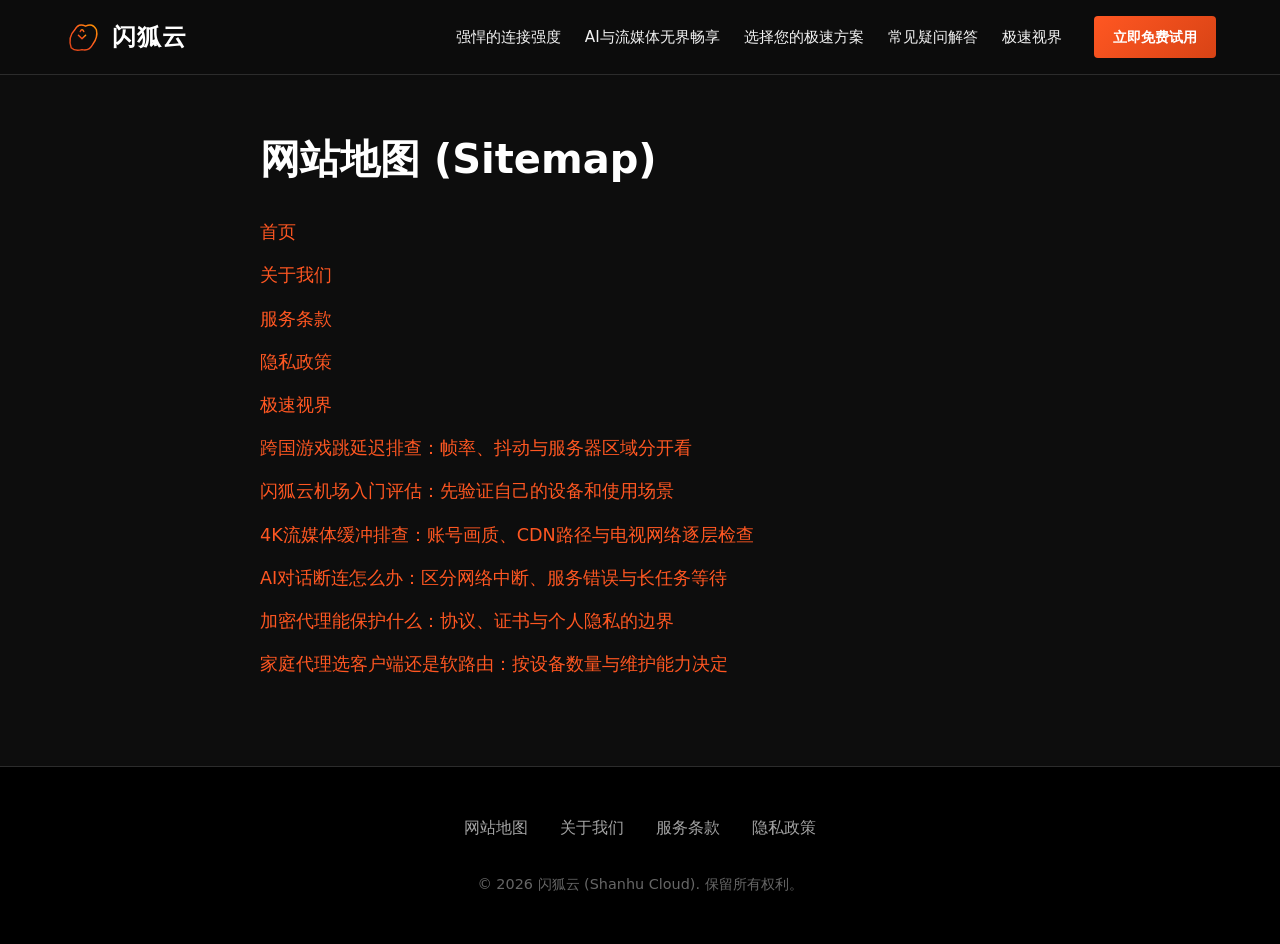
<file: sitemap.html>
<!DOCTYPE html>
<html lang="zh-CN">
<head>
<meta charset="UTF-8">
<meta name="viewport" content="width=device-width, initial-scale=1.0">
<link rel="stylesheet" href="style.css">
<title>网站地图 - 闪狐云</title>
<link rel="canonical" href="https://shanhucloud.cyou/sitemap.html">
</head>
<body>
<header class="top-header">
        <div class="brand-logo">
            <svg viewBox="0 0 100 100" xmlns="http://www.w3.org/2000/svg">
                <defs>
                    <linearGradient id="flameGrad" x1="0%" y1="100%" x2="100%" y2="0%">
                        <stop offset="0%" stop-color="#d84315" />
                        <stop offset="50%" stop-color="#ff5722" />
                        <stop offset="100%" stop-color="#ff9800" />
                    </linearGradient>
                </defs>
                <path d="M20,80 Q10,50 30,30 Q40,10 60,20 Q80,10 90,30 Q95,50 80,70 Q70,90 50,85 Q30,90 20,80 Z" fill="none" stroke="url(#flameGrad)" stroke-width="4"/>
                <path d="M40,45 L50,55 L60,45" fill="none" stroke="url(#flameGrad)" stroke-width="4" stroke-linecap="round" stroke-linejoin="round"/>
                <path d="M45,35 Q50,25 55,35" fill="none" stroke="url(#flameGrad)" stroke-width="4" stroke-linecap="round"/>
            </svg>
            闪狐云
        </div>
        
        <nav class="main-nav">
            <div class="nav-links">
                <a href="#features">强悍的连接强度</a>
                <a href="#streaming">AI与流媒体无界畅享</a>
                <a href="#pricing">选择您的极速方案</a>
                <a href="#faq">常见疑问解答</a>
                <a href="blog.html">极速视界</a>
            </div>
            <a href="https://ww012.twilightaff.com/#/?code=A56DH1Af" rel="nofollow" target="_blank" class="nav-cta">立即免费试用</a>
        </nav>
    </header>
<main class="article-container seo-article subpage-container" style="max-width: 800px; margin: 40px auto; padding: 20px;">
<h1>网站地图 (Sitemap)</h1>
<ul style="list-style: none; padding: 0; font-size: 1.1rem; line-height: 2;">
<li><a href="index.html">首页</a></li>
<li><a href="about.html">关于我们</a></li>
<li><a href="terms.html">服务条款</a></li>
<li><a href="privacy.html">隐私政策</a></li>
<li><a href="blog.html">极速视界</a></li>
<li><a href="gaming-latency.html">跨国游戏跳延迟排查：帧率、抖动与服务器区域分开看</a></li>
<li><a href="shanhucloud-review.html">闪狐云机场入门评估：先验证自己的设备和使用场景</a></li>
<li><a href="streaming-4k.html">4K流媒体缓冲排查：账号画质、CDN路径与电视网络逐层检查</a></li>
<li><a href="ai-connectivity.html">AI对话断连怎么办：区分网络中断、服务错误与长任务等待</a></li>
<li><a href="cyber-security.html">加密代理能保护什么：协议、证书与个人隐私的边界</a></li>
<li><a href="network-optimization.html">家庭代理选客户端还是软路由：按设备数量与维护能力决定</a></li>
</ul>
</main>
<footer>
        <nav>
            <a href="sitemap.html">网站地图</a>
            <a href="about.html">关于我们</a>
            <a href="terms.html">服务条款</a>
            <a href="privacy.html">隐私政策</a>
        </nav>
        <div class="copyright">&copy; 2026 闪狐云 (Shanhu Cloud). 保留所有权利。</div>
    </footer>
</body>
</html>
</file>
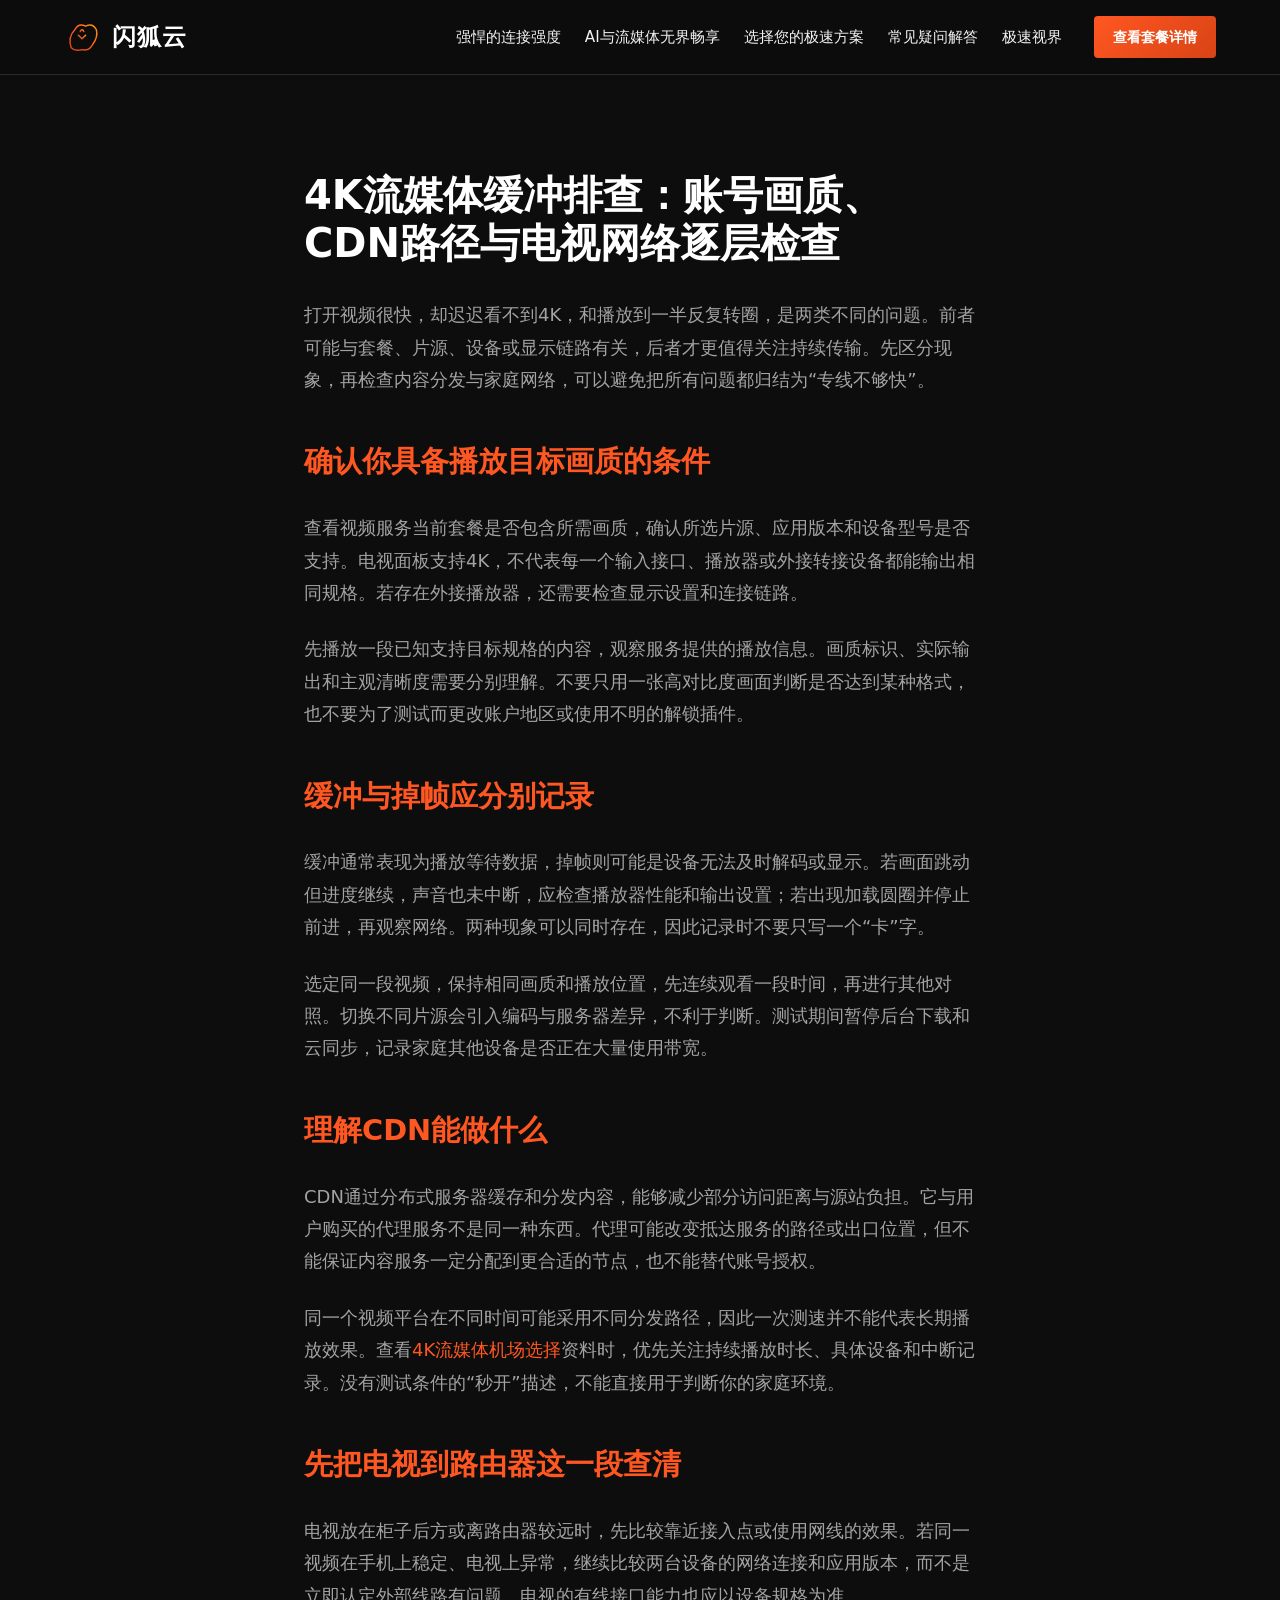
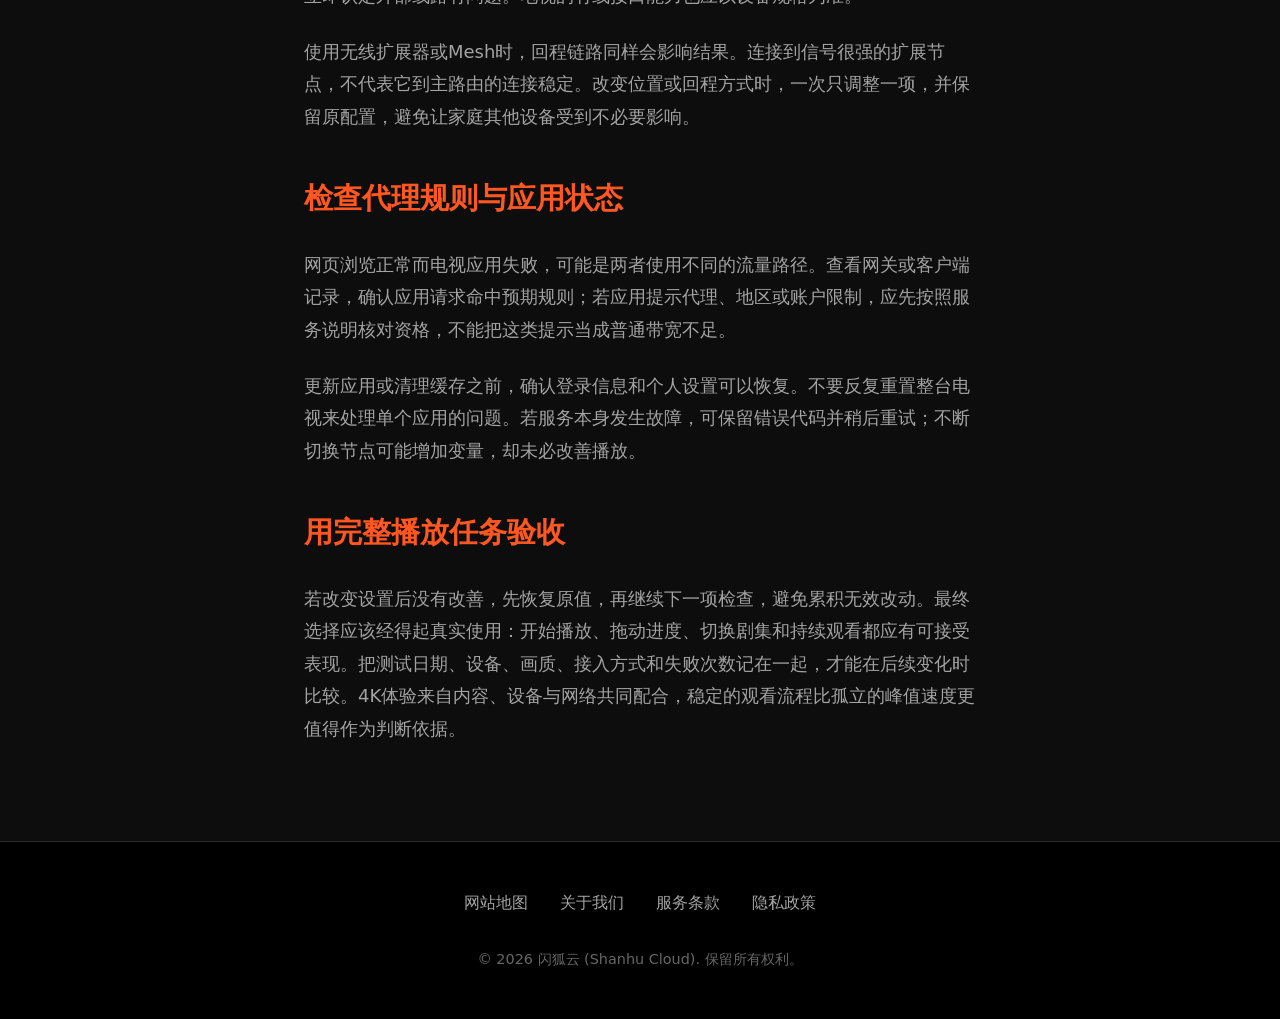
<file: streaming-4k.html>
<!DOCTYPE html>
<html lang="zh-CN">
<head>
    <meta charset="UTF-8">
    <meta name="viewport" content="width=device-width, initial-scale=1.0">
    <title>4K流媒体缓冲排查：账号画质、CDN路径与电视网络逐层检查｜闪狐云</title>
    <link rel="stylesheet" href="style.css">
<link rel="canonical" href="https://shanhucloud.cyou/streaming-4k.html">
</head>
<body>
    <header class="top-header">
        <div class="brand-logo">
            <svg viewBox="0 0 100 100" xmlns="http://www.w3.org/2000/svg">
                <defs>
                    <linearGradient id="flameGrad" x1="0%" y1="100%" x2="100%" y2="0%">
                        <stop offset="0%" stop-color="#d84315" />
                        <stop offset="50%" stop-color="#ff5722" />
                        <stop offset="100%" stop-color="#ff9800" />
                    </linearGradient>
                </defs>
                <path d="M20,80 Q10,50 30,30 Q40,10 60,20 Q80,10 90,30 Q95,50 80,70 Q70,90 50,85 Q30,90 20,80 Z" fill="none" stroke="url(#flameGrad)" stroke-width="4"/>
                <path d="M40,45 L50,55 L60,45" fill="none" stroke="url(#flameGrad)" stroke-width="4" stroke-linecap="round" stroke-linejoin="round"/>
                <path d="M45,35 Q50,25 55,35" fill="none" stroke="url(#flameGrad)" stroke-width="4" stroke-linecap="round"/>
            </svg>
            闪狐云
        </div>
        
        <nav class="main-nav">
            <div class="nav-links">
                <a href="index.html#features">强悍的连接强度</a>
                <a href="index.html#streaming">AI与流媒体无界畅享</a>
                <a href="index.html#pricing">选择您的极速方案</a>
                <a href="index.html#faq">常见疑问解答</a>
                <a href="blog.html">极速视界</a>
            </div>
            <a href="https://ww012.twilightaff.com/#/?code=A56DH1Af" rel="nofollow" target="_blank" class="nav-cta">查看套餐详情</a>
        </nav>
    </header>

    <main class="subpage-container">
        <article class="seo-article">

            <h1>4K流媒体缓冲排查：账号画质、CDN路径与电视网络逐层检查</h1>

<p>打开视频很快，却迟迟看不到4K，和播放到一半反复转圈，是两类不同的问题。前者可能与套餐、片源、设备或显示链路有关，后者才更值得关注持续传输。先区分现象，再检查内容分发与家庭网络，可以避免把所有问题都归结为“专线不够快”。</p>
<h2>确认你具备播放目标画质的条件</h2>
<p>查看视频服务当前套餐是否包含所需画质，确认所选片源、应用版本和设备型号是否支持。电视面板支持4K，不代表每一个输入接口、播放器或外接转接设备都能输出相同规格。若存在外接播放器，还需要检查显示设置和连接链路。</p>
<p>先播放一段已知支持目标规格的内容，观察服务提供的播放信息。画质标识、实际输出和主观清晰度需要分别理解。不要只用一张高对比度画面判断是否达到某种格式，也不要为了测试而更改账户地区或使用不明的解锁插件。</p>
<h2>缓冲与掉帧应分别记录</h2>
<p>缓冲通常表现为播放等待数据，掉帧则可能是设备无法及时解码或显示。若画面跳动但进度继续，声音也未中断，应检查播放器性能和输出设置；若出现加载圆圈并停止前进，再观察网络。两种现象可以同时存在，因此记录时不要只写一个“卡”字。</p>
<p>选定同一段视频，保持相同画质和播放位置，先连续观看一段时间，再进行其他对照。切换不同片源会引入编码与服务器差异，不利于判断。测试期间暂停后台下载和云同步，记录家庭其他设备是否正在大量使用带宽。</p>
<h2>理解CDN能做什么</h2>
<p>CDN通过分布式服务器缓存和分发内容，能够减少部分访问距离与源站负担。它与用户购买的代理服务不是同一种东西。代理可能改变抵达服务的路径或出口位置，但不能保证内容服务一定分配到更合适的节点，也不能替代账号授权。</p>
<p>同一个视频平台在不同时间可能采用不同分发路径，因此一次测速并不能代表长期播放效果。查看<a href="https://jichangtuijan.top/">4K流媒体机场选择</a>资料时，优先关注持续播放时长、具体设备和中断记录。没有测试条件的“秒开”描述，不能直接用于判断你的家庭环境。</p>
<h2>先把电视到路由器这一段查清</h2>
<p>电视放在柜子后方或离路由器较远时，先比较靠近接入点或使用网线的效果。若同一视频在手机上稳定、电视上异常，继续比较两台设备的网络连接和应用版本，而不是立即认定外部线路有问题。电视的有线接口能力也应以设备规格为准。</p>
<p>使用无线扩展器或Mesh时，回程链路同样会影响结果。连接到信号很强的扩展节点，不代表它到主路由的连接稳定。改变位置或回程方式时，一次只调整一项，并保留原配置，避免让家庭其他设备受到不必要影响。</p>
<h2>检查代理规则与应用状态</h2>
<p>网页浏览正常而电视应用失败，可能是两者使用不同的流量路径。查看网关或客户端记录，确认应用请求命中预期规则；若应用提示代理、地区或账户限制，应先按照服务说明核对资格，不能把这类提示当成普通带宽不足。</p>
<p>更新应用或清理缓存之前，确认登录信息和个人设置可以恢复。不要反复重置整台电视来处理单个应用的问题。若服务本身发生故障，可保留错误代码并稍后重试；不断切换节点可能增加变量，却未必改善播放。</p>
<h2>用完整播放任务验收</h2>
<p>若改变设置后没有改善，先恢复原值，再继续下一项检查，避免累积无效改动。最终选择应该经得起真实使用：开始播放、拖动进度、切换剧集和持续观看都应有可接受表现。把测试日期、设备、画质、接入方式和失败次数记在一起，才能在后续变化时比较。4K体验来自内容、设备与网络共同配合，稳定的观看流程比孤立的峰值速度更值得作为判断依据。</p>


        
        </article>
    </main>

    <footer>
        <nav>
            <a href="sitemap.html">网站地图</a>
            <a href="about.html">关于我们</a>
            <a href="terms.html">服务条款</a>
            <a href="privacy.html">隐私政策</a>
        </nav>
        <div class="copyright">&copy; 2026 闪狐云 (Shanhu Cloud). 保留所有权利。</div>
    </footer>
</body>
</html>
</file>
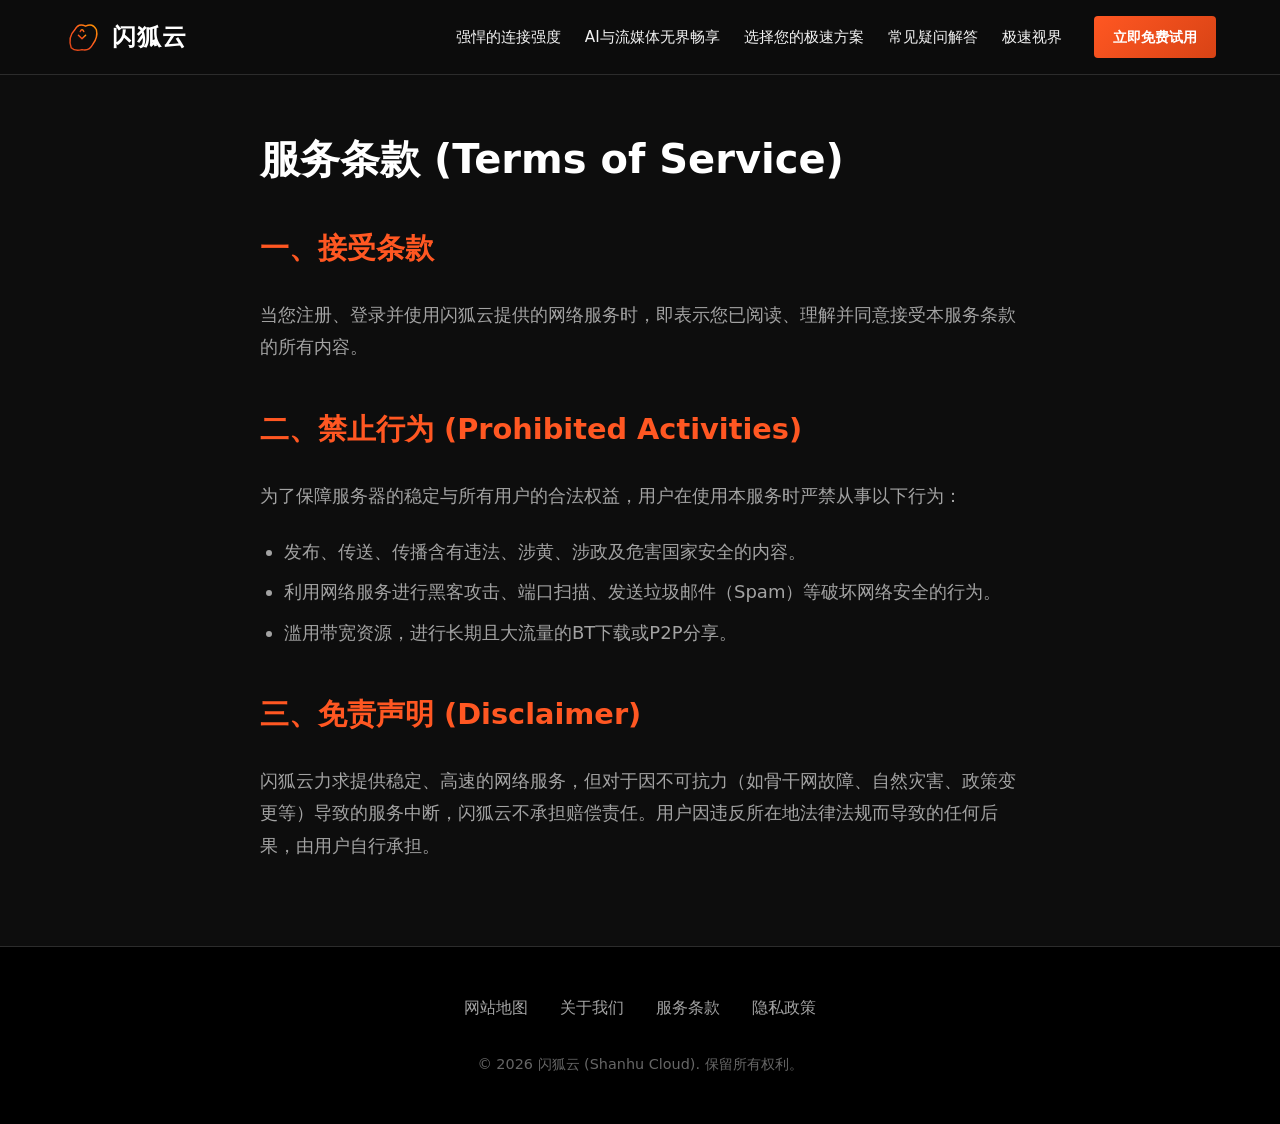
<file: terms.html>
<!DOCTYPE html>
<html lang="zh-CN">
<head>
<meta charset="UTF-8">
<meta name="viewport" content="width=device-width, initial-scale=1.0">
<link rel="stylesheet" href="style.css">
<title>服务条款 - 闪狐云</title>
<link rel="canonical" href="https://shanhucloud.cyou/terms.html">
</head>
<body>
<header class="top-header">
        <div class="brand-logo">
            <svg viewBox="0 0 100 100" xmlns="http://www.w3.org/2000/svg">
                <defs>
                    <linearGradient id="flameGrad" x1="0%" y1="100%" x2="100%" y2="0%">
                        <stop offset="0%" stop-color="#d84315" />
                        <stop offset="50%" stop-color="#ff5722" />
                        <stop offset="100%" stop-color="#ff9800" />
                    </linearGradient>
                </defs>
                <path d="M20,80 Q10,50 30,30 Q40,10 60,20 Q80,10 90,30 Q95,50 80,70 Q70,90 50,85 Q30,90 20,80 Z" fill="none" stroke="url(#flameGrad)" stroke-width="4"/>
                <path d="M40,45 L50,55 L60,45" fill="none" stroke="url(#flameGrad)" stroke-width="4" stroke-linecap="round" stroke-linejoin="round"/>
                <path d="M45,35 Q50,25 55,35" fill="none" stroke="url(#flameGrad)" stroke-width="4" stroke-linecap="round"/>
            </svg>
            闪狐云
        </div>
        
        <nav class="main-nav">
            <div class="nav-links">
                <a href="#features">强悍的连接强度</a>
                <a href="#streaming">AI与流媒体无界畅享</a>
                <a href="#pricing">选择您的极速方案</a>
                <a href="#faq">常见疑问解答</a>
                <a href="blog.html">极速视界</a>
            </div>
            <a href="https://ww012.twilightaff.com/#/?code=A56DH1Af" rel="nofollow" target="_blank" class="nav-cta">立即免费试用</a>
        </nav>
    </header>
<main class="article-container seo-article subpage-container" style="max-width: 800px; margin: 40px auto; padding: 20px;">
<h1>服务条款 (Terms of Service)</h1>
<h2>一、接受条款</h2><p>当您注册、登录并使用闪狐云提供的网络服务时，即表示您已阅读、理解并同意接受本服务条款的所有内容。</p>
<h2>二、禁止行为 (Prohibited Activities)</h2><p>为了保障服务器的稳定与所有用户的合法权益，用户在使用本服务时严禁从事以下行为：</p><ul><li>发布、传送、传播含有违法、涉黄、涉政及危害国家安全的内容。</li><li>利用网络服务进行黑客攻击、端口扫描、发送垃圾邮件（Spam）等破坏网络安全的行为。</li><li>滥用带宽资源，进行长期且大流量的BT下载或P2P分享。</li></ul>
<h2>三、免责声明 (Disclaimer)</h2><p>闪狐云力求提供稳定、高速的网络服务，但对于因不可抗力（如骨干网故障、自然灾害、政策变更等）导致的服务中断，闪狐云不承担赔偿责任。用户因违反所在地法律法规而导致的任何后果，由用户自行承担。</p>
</main>
<footer>
        <nav>
            <a href="sitemap.html">网站地图</a>
            <a href="about.html">关于我们</a>
            <a href="terms.html">服务条款</a>
            <a href="privacy.html">隐私政策</a>
        </nav>
        <div class="copyright">&copy; 2026 闪狐云 (Shanhu Cloud). 保留所有权利。</div>
    </footer>
</body>
</html>
</file>
<file: style.css>
﻿:root {
  --bg-color: #0d0d0d;
  --bg-secondary: #161616;
  --text-primary: #f2f2f2;
  --text-secondary: #a3a3a3;
  --accent-orange: #ff5722;
  --accent-red: #d84315;
  --card-bg: #1a1a1a;
  --card-border: #2c2c2c;
  --font-body: system-ui, -apple-system, sans-serif;
}

* {
  box-sizing: border-box;
  margin: 0;
  padding: 0;
}

html {
  scroll-behavior: smooth;
}

body {
  background-color: var(--bg-color);
  color: var(--text-primary);
  font-family: var(--font-body);
  line-height: 1.6;
  -webkit-font-smoothing: antialiased;
}

a {
  text-decoration: none;
  color: var(--accent-orange);
  transition: color 0.2s ease;
}

a:hover {
  color: var(--accent-red);
}

/* Header & Nav */
.top-header {
  position: sticky;
  top: 0;
  width: 100%;
  padding: 1rem 5%;
  display: flex;
  justify-content: space-between;
  align-items: center;
  z-index: 100;
  background-color: rgba(13, 13, 13, 0.95);
  border-bottom: 1px solid var(--card-border);
}

.brand-logo {
  display: flex;
  align-items: center;
  gap: 0.75rem;
  font-size: 1.5rem;
  font-weight: 800;
  color: #fff;
  letter-spacing: 1px;
}
.brand-logo svg {
  width: 36px;
  height: 36px;
}

.main-nav {
  display: none; /* Hide on small mobile, would need JS for toggle, but keeping minimal */
}

@media (min-width: 992px) {
  .main-nav {
    display: flex;
    align-items: center;
    gap: 2rem;
  }
}

.nav-links {
  display: flex;
  gap: 1.5rem;
}

.nav-links a {
  color: var(--text-primary);
  font-size: 0.95rem;
  font-weight: 500;
}

.nav-links a:hover {
  color: var(--accent-orange);
}

.nav-cta {
  padding: 0.6rem 1.2rem;
  font-size: 0.9rem;
  font-weight: 700;
  border-radius: 4px;
  background: linear-gradient(135deg, var(--accent-orange) 0%, var(--accent-red) 100%);
  color: #fff !important;
  transition: transform 0.2s;
}
.nav-cta:hover {
  transform: translateY(-2px);
}

/* Hero Section */
.hero-section {
  min-height: calc(100vh - 70px);
  display: flex;
  flex-direction: column;
  justify-content: center;
  align-items: center;
  text-align: center;
  padding: 6rem 5% 4rem;
  background: radial-gradient(circle at 50% 30%, #3a1506 0%, var(--bg-color) 70%);
  position: relative;
  overflow: hidden;
}

.hero-title {
  font-size: clamp(3rem, 8vw, 5rem);
  line-height: 1.1;
  font-weight: 900;
  margin-bottom: 1.5rem;
  background: linear-gradient(135deg, #fff 0%, var(--accent-orange) 100%);
  -webkit-background-clip: text;
  -webkit-text-fill-color: transparent;
  max-width: 900px;
}

.hero-subtitle {
  font-size: 1.25rem;
  color: var(--text-secondary);
  margin-bottom: 3rem;
  max-width: 700px;
}

.btn-group {
  display: flex;
  flex-direction: column;
  gap: 1rem;
  align-items: center;
}

@media (min-width: 576px) {
  .btn-group {
    flex-direction: row;
  }
}

.btn {
  display: inline-flex;
  align-items: center;
  justify-content: center;
  padding: 1.2rem 2rem;
  font-size: 1.1rem;
  font-weight: 700;
  border-radius: 50px;
  cursor: pointer;
  transition: all 0.2s ease;
  text-align: center;
  min-width: 200px;
}

.btn-primary {
  background: linear-gradient(135deg, var(--accent-orange) 0%, var(--accent-red) 100%);
  color: #fff !important;
  border: none;
  box-shadow: 0 8px 25px rgba(255, 87, 34, 0.4);
}

.btn-primary:hover {
  transform: translateY(-3px);
  box-shadow: 0 12px 30px rgba(255, 87, 34, 0.5);
}

.btn-seo {
  background: transparent;
  color: #fff !important;
  border: 2px solid var(--accent-orange);
}

.btn-seo:hover {
  background: rgba(255, 87, 34, 0.1);
  transform: translateY(-3px);
}

/* Sections */
section {
  padding: 6rem 5%;
  scroll-margin-top: 70px;
}

.bg-alt {
  background-color: var(--bg-secondary);
}

.container {
  max-width: 1200px;
  margin: 0 auto;
}

.section-header {
  text-align: center;
  margin-bottom: 4rem;
}

.section-title {
  font-size: 2.5rem;
  font-weight: 800;
  display: inline-block;
  position: relative;
  color: #fff;
}
.section-title::after {
  content: '';
  position: absolute;
  left: 50%;
  bottom: -15px;
  transform: translateX(-50%);
  width: 60px;
  height: 4px;
  background: linear-gradient(90deg, var(--accent-orange), var(--accent-red));
  border-radius: 2px;
}

/* Feature Cards */
.card-grid {
  display: grid;
  grid-template-columns: 1fr;
  gap: 2rem;
}

@media (min-width: 768px) {
  .card-grid {
    grid-template-columns: repeat(3, 1fr);
  }
}

.feature-card {
  background: var(--card-bg);
  border-top: 3px solid transparent;
  padding: 2.5rem;
  border-radius: 8px;
  transition: all 0.3s ease;
  box-shadow: 0 4px 20px rgba(0,0,0,0.2);
}

.feature-card:hover {
  border-top-color: var(--accent-orange);
  transform: translateY(-5px);
  box-shadow: 0 8px 30px rgba(255, 87, 34, 0.1);
}

.icon-wrapper {
  margin-bottom: 1.5rem;
  display: flex;
  justify-content: center;
}

.icon-wrapper svg {
  width: 48px;
  height: 48px;
}

.feature-card h3 {
  text-align: center;
  font-size: 1.3rem;
  font-weight: 700;
  margin-bottom: 1rem;
  color: #fff;
}

.feature-card p {
  text-align: center;
  color: var(--text-secondary);
  font-size: 1rem;
}

/* Pricing */
.pricing-grid {
  display: grid;
  grid-template-columns: 1fr;
  gap: 2rem;
  align-items: center;
}

@media (min-width: 992px) {
  .pricing-grid {
    grid-template-columns: repeat(3, 1fr);
  }
}

.price-card {
  background: var(--card-bg);
  border: 1px solid var(--card-border);
  border-radius: 12px;
  padding: 3rem 2rem;
  text-align: center;
  position: relative;
  transition: transform 0.3s ease;
}

.price-card.popular {
  border-color: var(--accent-orange);
  background: linear-gradient(180deg, #2a1107 0%, var(--card-bg) 100%);
  transform: scale(1.05);
  box-shadow: 0 10px 40px rgba(255,87,34,0.15);
  z-index: 2;
}

@media (max-width: 991px) {
  .price-card.popular {
    transform: scale(1);
  }
}

.popular-badge {
  position: absolute;
  top: -15px;
  left: 50%;
  transform: translateX(-50%);
  background: linear-gradient(90deg, var(--accent-orange), var(--accent-red));
  color: #fff;
  font-size: 0.85rem;
  font-weight: 700;
  padding: 6px 16px;
  border-radius: 20px;
}

.plan-name {
  font-size: 1.4rem;
  font-weight: 700;
  margin-bottom: 1rem;
}

.plan-price {
  font-size: 3.5rem;
  font-weight: 900;
  color: #fff;
  margin-bottom: 0.5rem;
  line-height: 1;
}

.plan-price span {
  font-size: 1.2rem;
  color: var(--text-secondary);
  font-weight: 400;
}

.plan-features {
  list-style: none;
  margin: 2rem 0 2.5rem 0;
  text-align: center;
}

.plan-features li {
  margin-bottom: 1rem;
  color: var(--text-secondary);
}
.plan-features li::before {
  content: '';
}

.price-card .btn {
  width: 100%;
}

/* FAQ */
.faq-grid {
  max-width: 800px;
  margin: 0 auto;
}

.faq-item {
  background: var(--card-bg);
  margin-bottom: 1rem;
  border-radius: 8px;
  padding: 1.5rem 2rem;
  border: 1px solid var(--card-border);
}

.faq-q {
  font-weight: 700;
  color: #fff;
  margin-bottom: 0.75rem;
  font-size: 1.15rem;
}

.faq-a {
  color: var(--text-secondary);
}

/* Testimonials */
.testi-grid {
  display: grid;
  gap: 2rem;
}
@media (min-width: 768px) {
  .testi-grid {
    grid-template-columns: repeat(3, 1fr);
  }
}
.testi-card {
  padding: 2rem;
  background: var(--card-bg);
  border-radius: 8px;
  position: relative;
}
.testi-card::before {
  content: '"';
  font-size: 4rem;
  color: rgba(255,87,34,0.1);
  position: absolute;
  top: 10px;
  left: 20px;
  font-family: serif;
}
.testi-text {
  font-style: italic;
  color: var(--text-secondary);
  margin-bottom: 1.5rem;
  position: relative;
  z-index: 1;
}
.testi-author {
  font-weight: 700;
  font-size: 1rem;
  color: #fff;
  text-align: right;
}

/* Footer */
footer {
  background: #000;
  padding: 3rem 5%;
  text-align: center;
  border-top: 1px solid var(--card-border);
}

footer nav {
  display: flex;
  justify-content: center;
  gap: 2rem;
  flex-wrap: wrap;
  margin-bottom: 2rem;
}

footer a {
  color: var(--text-secondary);
  font-size: 1rem;
}
footer a:hover {
  color: var(--accent-orange);
}

.copyright {
  color: #666;
  font-size: 0.9rem;
}

/* Subpage */
.subpage-container {
  max-width: 800px;
  margin: 6rem auto;
  padding: 0 5%;
}
.subpage-container h1 {
  margin-bottom: 2rem;
  color: #fff;
}
.subpage-container h2 {
  margin: 2rem 0 1rem;
  color: #fff;
}
.subpage-container p {
  margin-bottom: 1rem;
  color: var(--text-secondary);
}
.back-link {
  display: inline-block;
  margin-bottom: 2rem;
  padding: 0.5rem 1rem;
  border: 1px solid var(--accent-orange);
  border-radius: 4px;
}

/* SEO Articles */
.seo-article a, .seo-article a:visited {
  color: #ff5722;
}



/* Blog Section */
.blog-container {
  max-width: 1200px;
  margin: 0 auto;
  padding: 0 5% 6rem;
}

.blog-grid {
  display: grid;
  grid-template-columns: 1fr;
  gap: 2rem;
}

@media (min-width: 768px) {
  .blog-grid {
    grid-template-columns: repeat(2, 1fr);
  }
}

@media (min-width: 1024px) {
  .blog-grid {
    grid-template-columns: repeat(3, 1fr);
  }
}

.blog-card {
  background: var(--card-bg);
  border: 1px solid var(--card-border);
  padding: 2.5rem;
  border-radius: 0;
  border-left: 4px solid var(--accent-orange);
  transition: all 0.3s ease;
  display: flex;
  flex-direction: column;
  box-shadow: 4px 4px 0px rgba(255,87,34,0.2);
}

.blog-card:hover {
  transform: translate(-4px, -4px);
  box-shadow: 8px 8px 0px rgba(255,87,34,0.4);
  border-left-color: var(--accent-red);
}

.blog-card h2 {
  font-size: 1.4rem;
  font-weight: 800;
  color: #fff;
  margin-bottom: 1rem;
  line-height: 1.4;
}

.blog-card p {
  color: var(--text-secondary);
  font-size: 1rem;
  margin-bottom: 2rem;
  flex-grow: 1;
}

.blog-cta {
  display: inline-block;
  align-self: flex-start;
  padding: 0.6rem 1.5rem;
  font-weight: 700;
  color: #fff !important;
  background: transparent;
  border: 2px solid var(--accent-orange);
  transition: all 0.2s ease;
  text-transform: uppercase;
  letter-spacing: 1px;
}

.blog-cta:hover {
  background: var(--accent-orange);
  color: #000 !important;
}

/* SEO Article Styling */
.seo-article {
  font-size: 1.125rem;
  line-height: 1.8;
  color: var(--text-primary);
}

.seo-article h1 {
  font-size: 2.5rem;
  font-weight: 900;
  margin-bottom: 2rem;
  color: #fff;
  line-height: 1.2;
}

.seo-article h2 {
  font-size: 1.8rem;
  font-weight: 800;
  margin-top: 2.5rem;
  margin-bottom: 1.5rem;
  color: var(--accent-orange);
}

.seo-article h3 {
  font-size: 1.4rem;
  font-weight: 700;
  margin-top: 2rem;
  margin-bottom: 1rem;
  color: #fff;
}

.seo-article p {
  margin-bottom: 1.5rem;
  color: var(--text-secondary);
}

.seo-article ul, .seo-article ol {
  margin-bottom: 1.5rem;
  padding-left: 1.5rem;
  color: var(--text-secondary);
}

.seo-article li {
  margin-bottom: 0.5rem;
}

/* Global Link Override to prevent default browser blue/purple */
a { color: #ff5722; text-decoration: none; }

a:hover { filter: brightness(1.2); }


/* Universal Mobile Nav Fix */
@media (max-width: 991px) {
    header, .top-header, .sticky-nav {
        flex-direction: column !important;
        height: auto !important;
        padding: 15px 10px !important;
    }
    .main-nav, nav, .nav-links, .nav-links ul, nav ul {
        display: flex !important;
        flex-wrap: wrap !important;
        justify-content: center !important;
        gap: 12px !important;
        width: 100% !important;
        margin: 10px 0 !important;
        padding: 0 !important;
    }
    .main-nav a, nav a, .nav-links a {
        font-size: 0.95rem !important;
        padding: 5px !important;
        margin: 0 !important;
    }
    .cta-btn, .nav-cta, .btn, .primary-btn, .primary-cta {
        margin-top: 5px !important;
        width: auto !important;
    }
}
</file>
